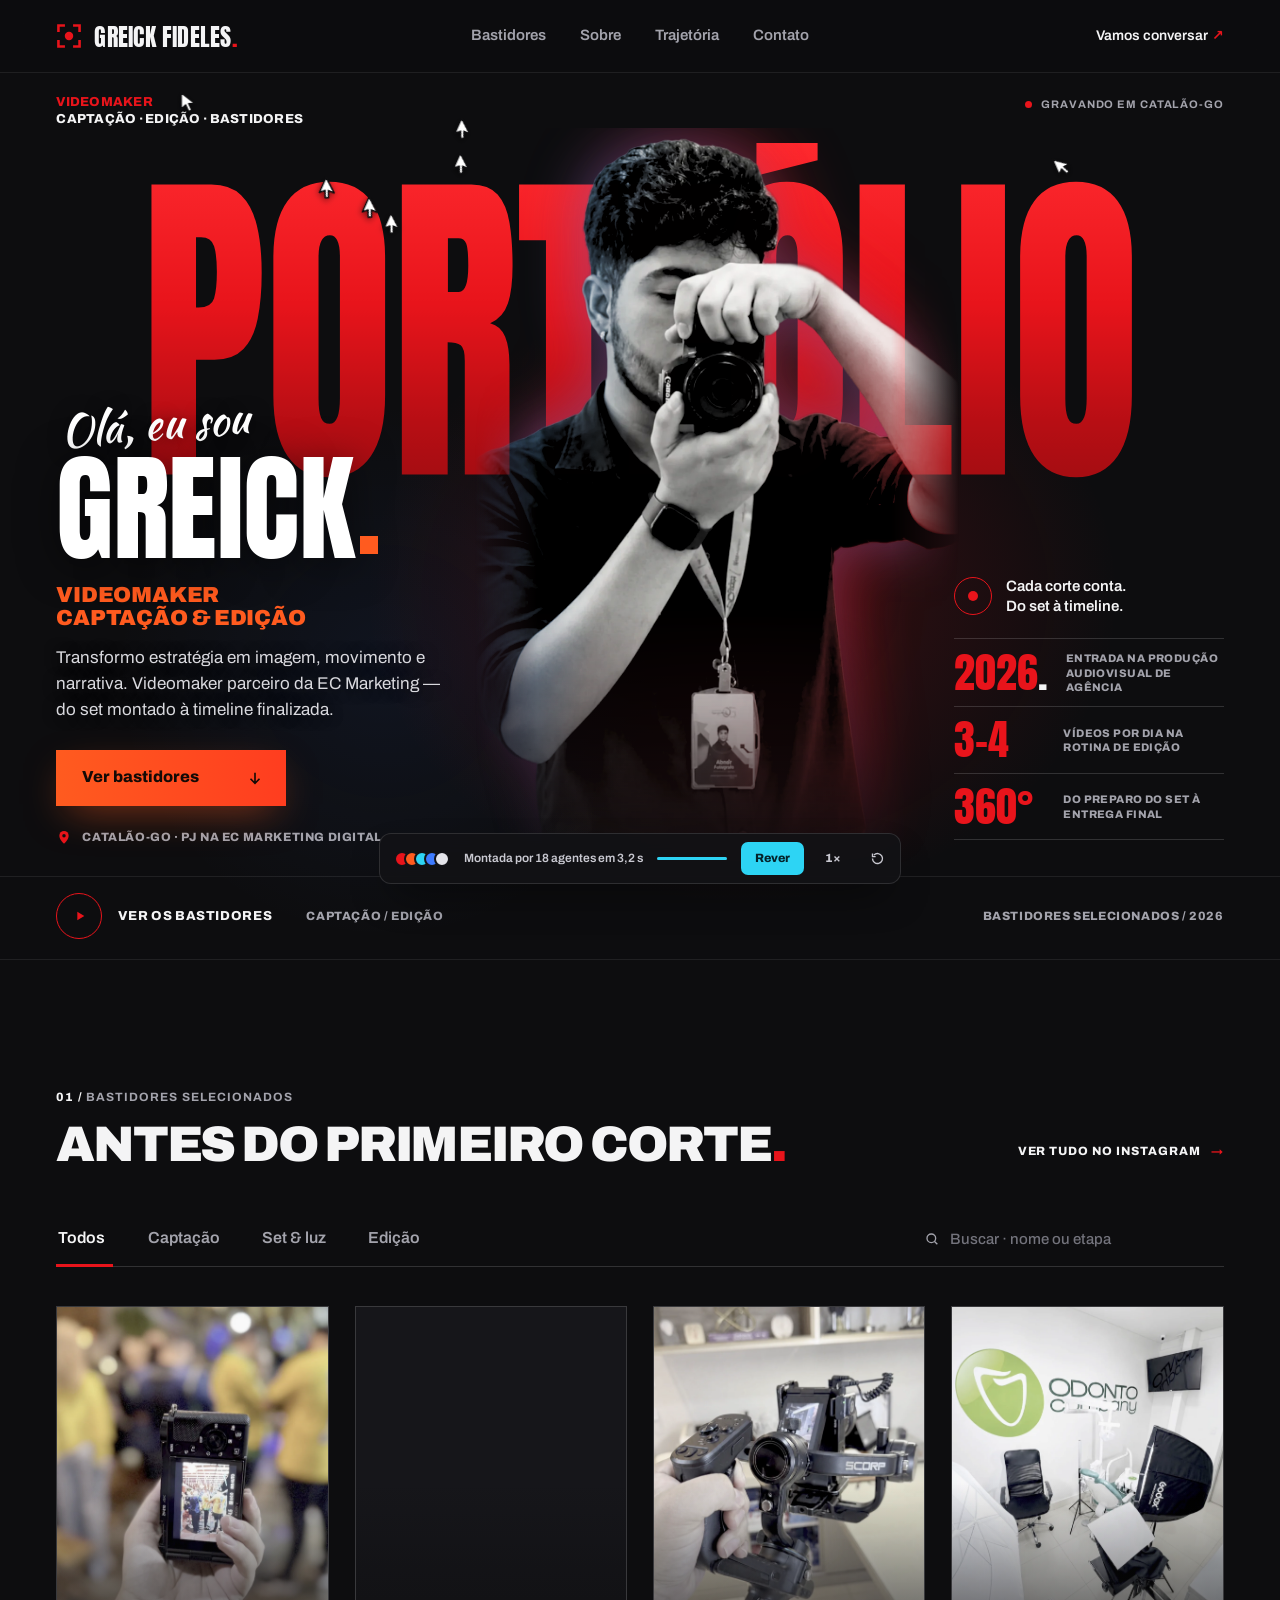
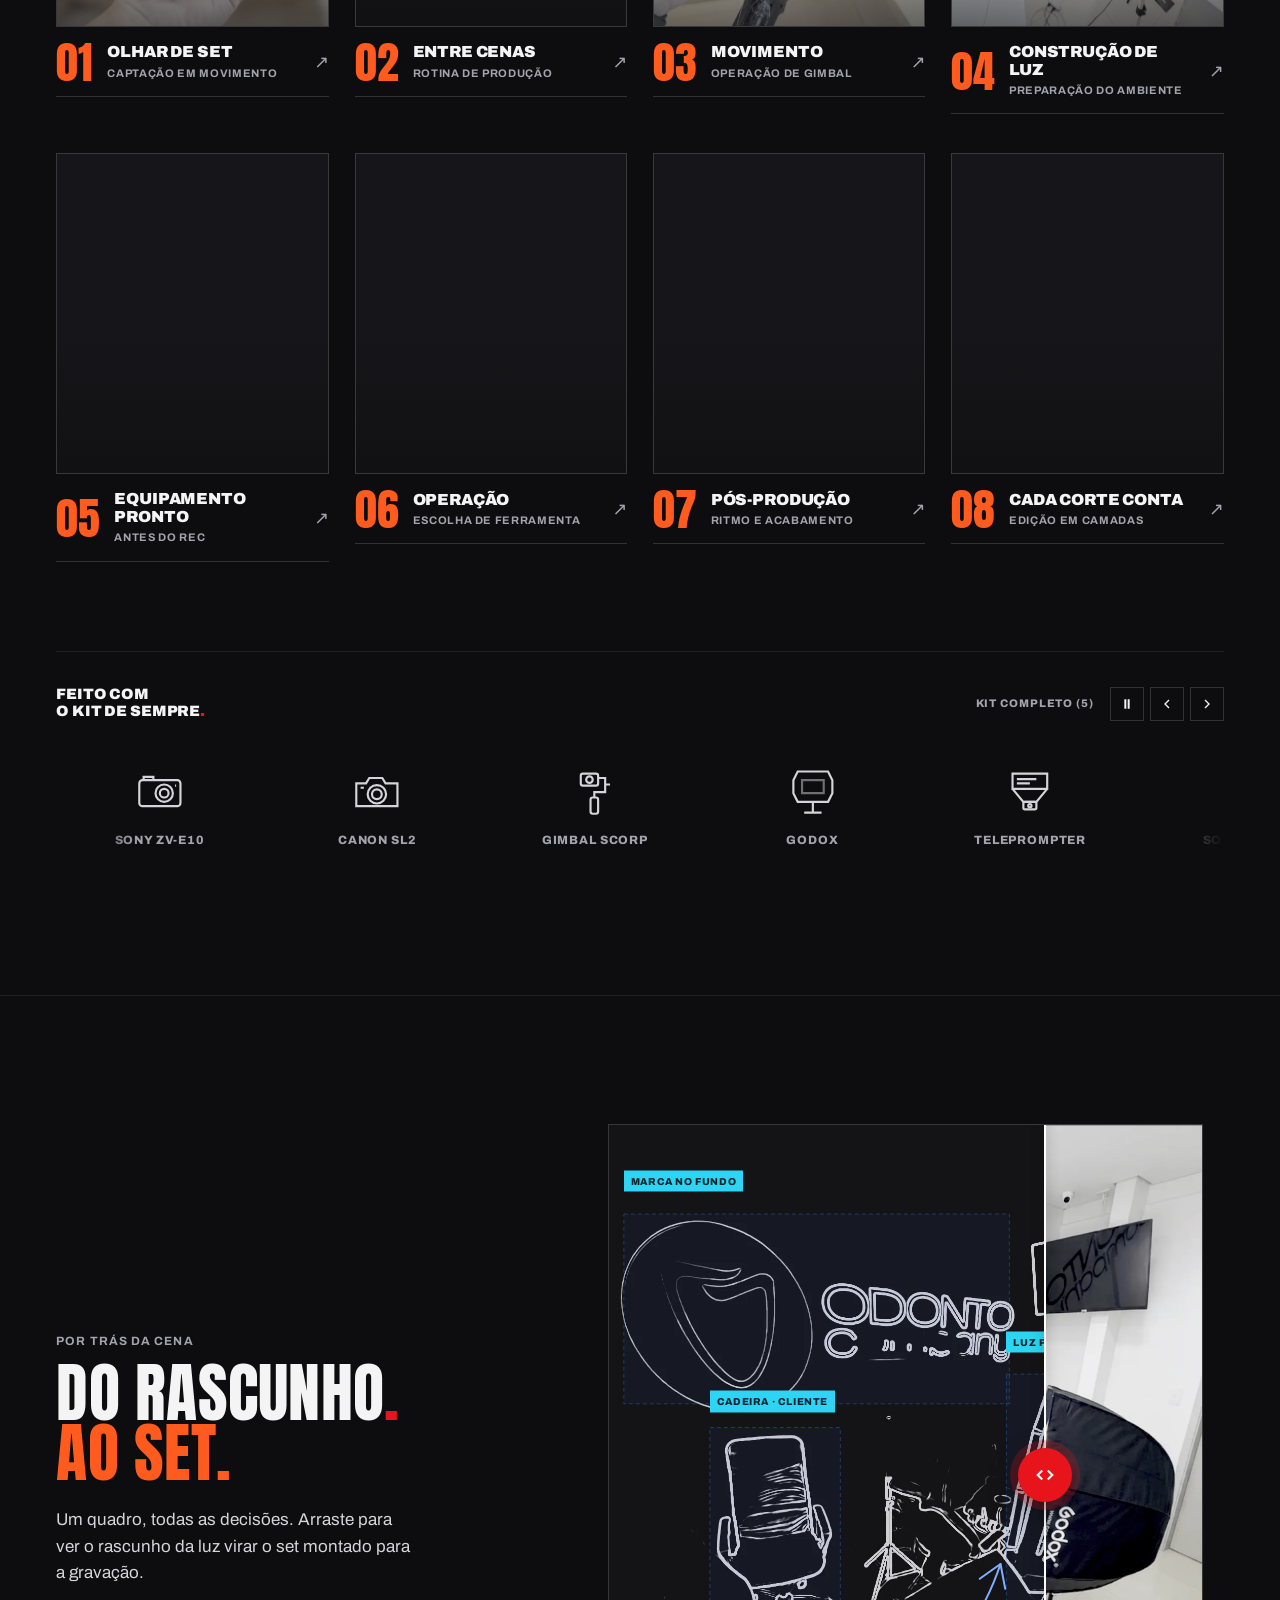
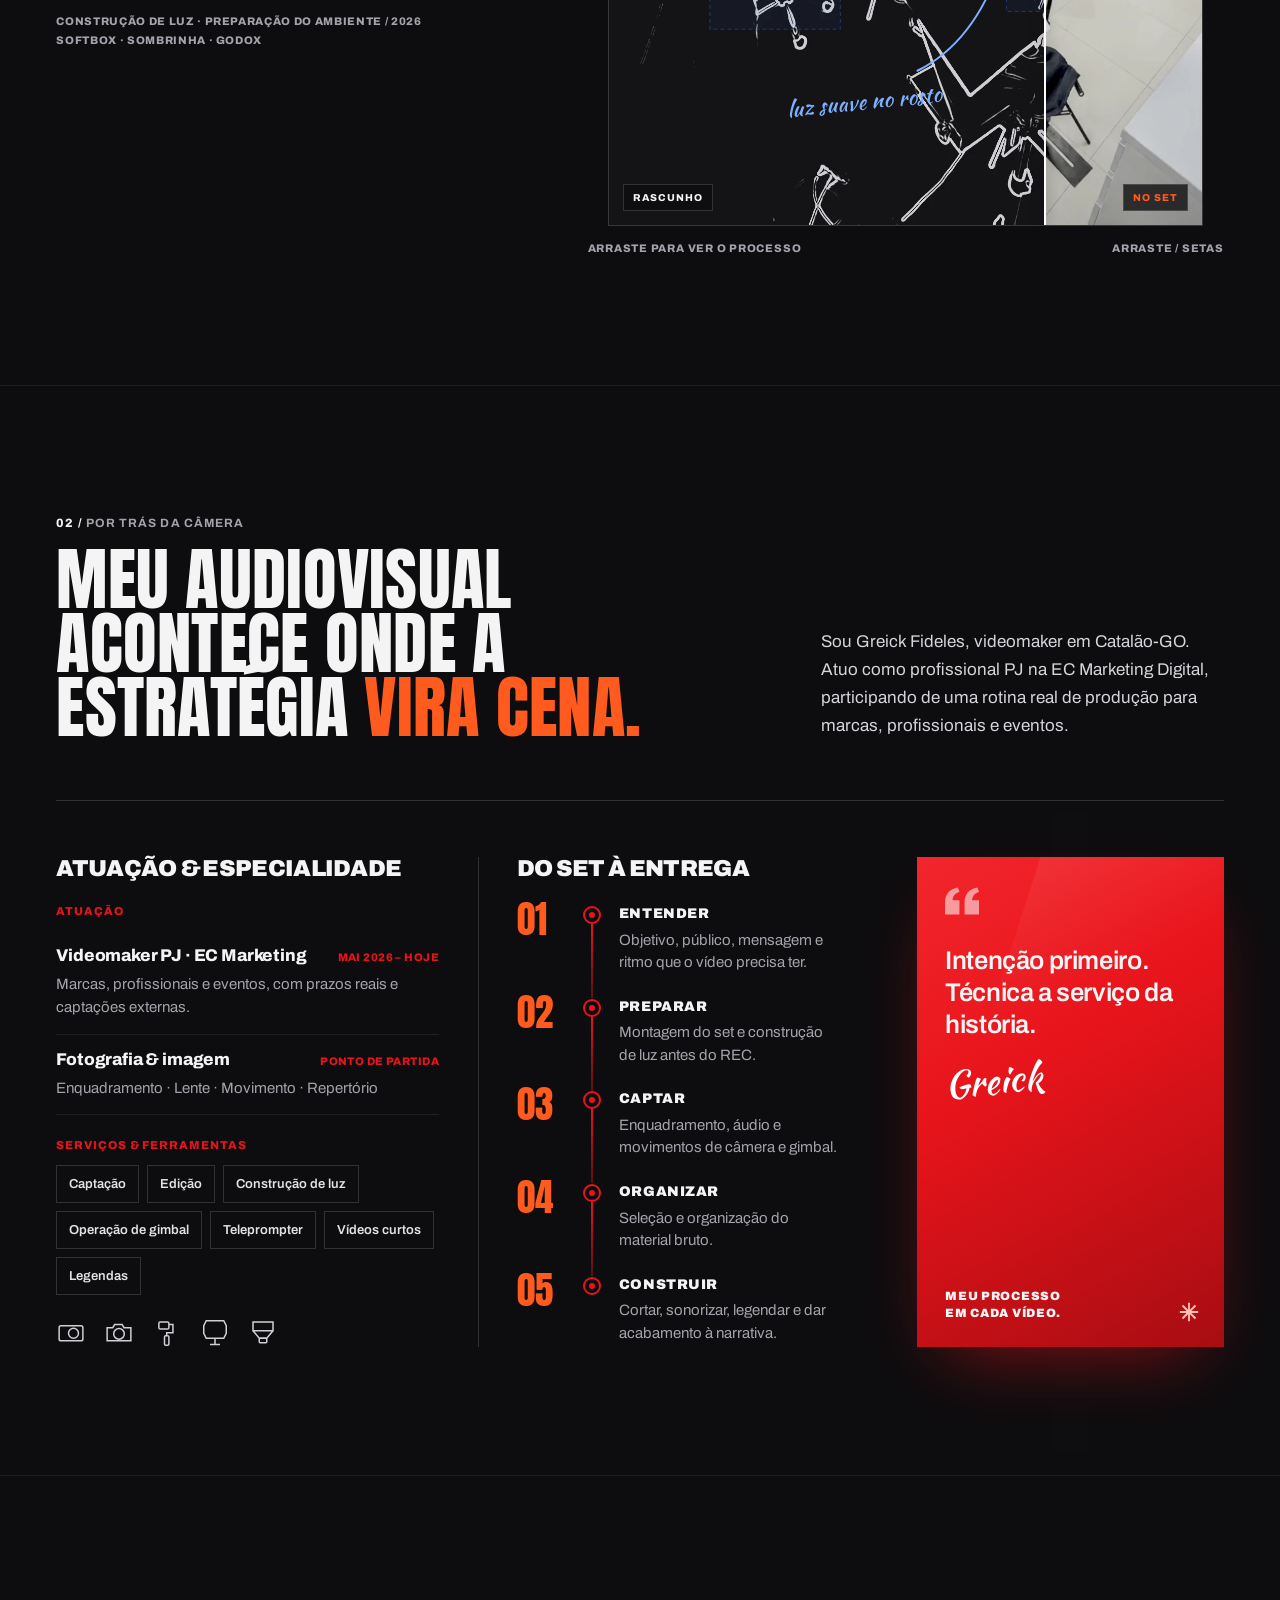
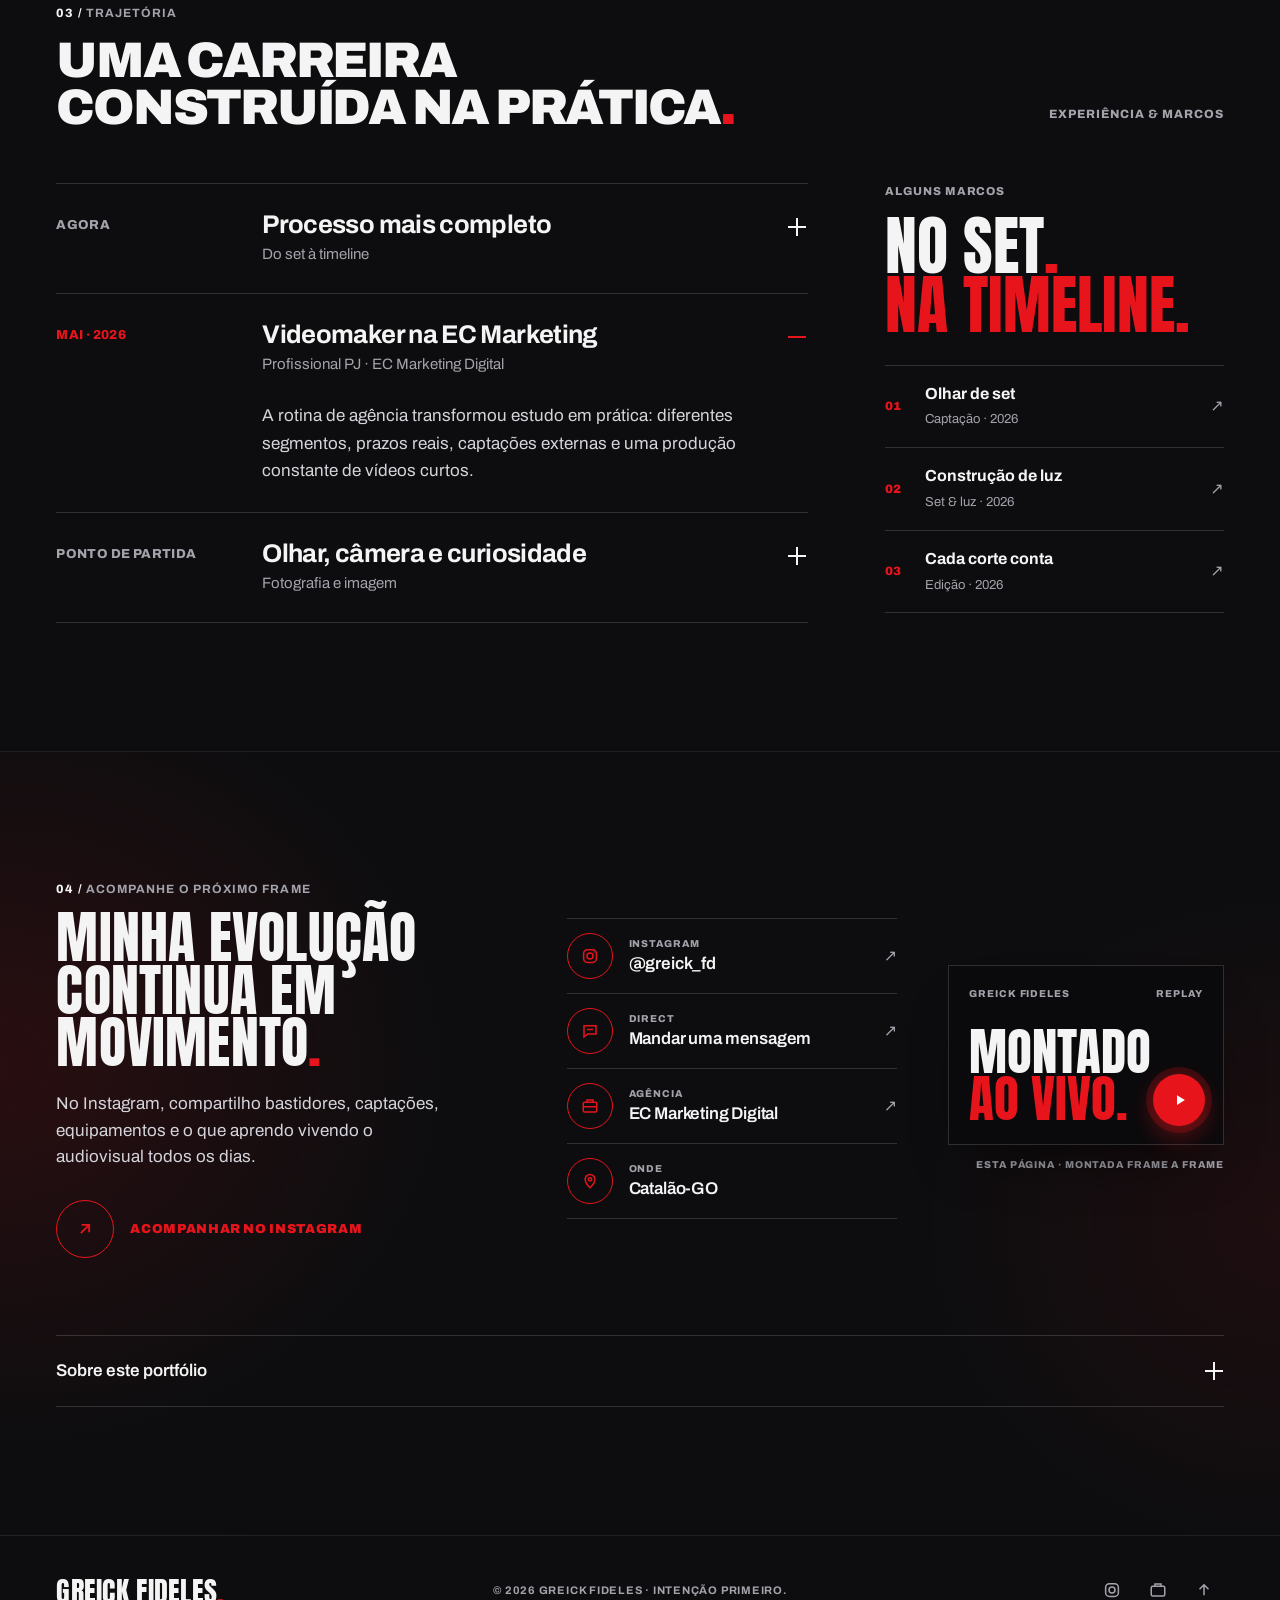
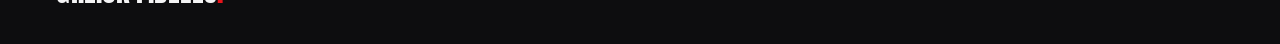
<file: index.html>
<!doctype html>
<html lang="pt-BR">
<head>
<meta charset="utf-8">
<meta name="viewport" content="width=device-width, initial-scale=1, viewport-fit=cover">
<title>Greick Fideles · Videomaker</title>
<meta name="description" content="Greick Fideles, videomaker em Catalão-GO. Captação, edição e bastidores do audiovisual na prática.">
<meta name="theme-color" content="#0D0D0F">
<meta property="og:type" content="website">
<meta property="og:title" content="Greick Fideles · Videomaker">
<meta property="og:description" content="Transformo estratégia em imagem, movimento e narrativa. Captação, edição e bastidores do audiovisual na prática.">
<meta property="og:locale" content="pt_BR">
<meta property="og:image" content="https://greick-fideles.github.io/img/og.jpg">
<meta name="twitter:card" content="summary_large_image">
<link rel="icon" href="data:image/svg+xml,%3Csvg xmlns='http://www.w3.org/2000/svg' viewBox='0 0 64 64'%3E%3Crect width='64' height='64' rx='12' fill='%230D0D0F'/%3E%3Cpath d='M12 24V12h12M40 12h12v12M52 40v12H40M24 52H12V40' fill='none' stroke='%23E8141B' stroke-width='5'/%3E%3Ccircle cx='32' cy='32' r='8' fill='%23E8141B'/%3E%3C/svg%3E">
<link rel="preconnect" href="https://fonts.googleapis.com">
<link rel="preconnect" href="https://fonts.gstatic.com" crossorigin>
<link rel="stylesheet" href="https://fonts.googleapis.com/css2?family=Anton&family=Archivo:wght@400;500;600;700;800;900&family=Kaushan+Script&display=swap">
<link rel="preload" as="image" href="img/retrato-recorte.webp">
<link rel="stylesheet" href="assets/site.css">
<script>document.documentElement.classList.add('js');</script>
</head>
<body>

<a class="skip" href="#conteudo">Pular para o conteúdo</a>

<!-- ============ CABEÇALHO ============ -->
<header class="hdr" data-hdr>
  <div class="wrap hdr__in">
    <a class="logo" href="#topo" data-b="logo" aria-label="Greick Fideles, início">
      <svg class="logo__mark" viewBox="0 0 32 32" aria-hidden="true"><path d="M3 11V3h8M21 3h8v8M29 21v8h-8M11 29H3v-8" fill="none" stroke="currentColor" stroke-width="3.2"/><circle cx="16" cy="16" r="5.2" fill="currentColor"/></svg>
      <span class="logo__txt">Greick Fideles<i>.</i></span>
    </a>
    <nav class="nav" aria-label="Seções" data-b="nav">
      <a href="#bastidores">Bastidores</a>
      <a href="#sobre">Sobre</a>
      <a href="#trajetoria">Trajetória</a>
      <a href="#contato">Contato</a>
    </nav>
    <a class="hdr__cta" href="https://www.instagram.com/greick_fd/" target="_blank" rel="noopener" data-b="link">Vamos conversar <span aria-hidden="true">↗</span></a>
    <button class="burger" type="button" aria-expanded="false" aria-controls="menu" aria-label="Abrir menu"><span></span><span></span></button>
  </div>
</header>

<div class="menu" id="menu" hidden>
  <nav class="wrap menu__list" aria-label="Menu">
    <a href="#bastidores"><small>01</small>Bastidores</a>
    <a href="#sobre"><small>02</small>Sobre</a>
    <a href="#trajetoria"><small>03</small>Trajetória</a>
    <a href="#contato"><small>04</small>Contato</a>
  </nav>
  <div class="wrap menu__foot">
    <span>Videomaker · Catalão-GO</span>
    <a href="https://www.instagram.com/greick_fd/" target="_blank" rel="noopener">@greick_fd ↗</a>
  </div>
</div>

<main id="conteudo">

  <!-- ============ HERO ============ -->
  <section class="hero" id="topo">
    <div class="wrap hero__top">
      <p class="hero__role" data-b="rótulo"><span>Videomaker</span><span>Captação · Edição · Bastidores</span></p>
      <p class="hero__status" data-b="status"><i class="rec" aria-hidden="true"></i>Gravando em Catalão-GO</p>
    </div>

    <div class="hero__stage">
      <div class="hero__word" aria-hidden="true" data-b="título · palavra" data-bk="type">Portfólio</div>

      <figure class="hero__portrait" data-b="img · retrato" data-bk="img">
        <img src="img/retrato-recorte.webp" width="1112" height="1718" alt="Greick Fideles fotografando com uma câmera Canon" fetchpriority="high" decoding="async">
        <span class="hero__tint" aria-hidden="true"></span>
      </figure>

      <div class="wrap hero__grid">
        <div class="hero__copy">
          <p class="hero__hello" data-b="script" data-bk="type">Olá, eu sou</p>
          <h1 class="hero__name" data-b="h1 · nome" data-bk="type">Greick<span class="sr"> Fideles, videomaker</span><span class="sq" aria-hidden="true"></span></h1>
          <p class="hero__sub" data-b="subtítulo" data-bk="type">Videomaker<br>Captação &amp; edição</p>
          <p class="hero__lead" data-b="texto">Transformo estratégia em imagem, movimento e narrativa. Videomaker parceiro da EC&nbsp;Marketing — do set montado à timeline finalizada.</p>
          <div class="hero__actions" data-b="botão">
            <a class="btn" href="#bastidores">Ver bastidores
              <svg viewBox="0 0 24 24" fill="none" stroke="currentColor" stroke-width="2.2" aria-hidden="true"><path d="M12 5v14M6 13l6 6 6-6"/></svg>
            </a>
          </div>
          <p class="hero__loc" data-b="local">
            <svg viewBox="0 0 24 24" aria-hidden="true"><path d="M12 22s7-6.2 7-12a7 7 0 1 0-14 0c0 5.8 7 12 7 12Z" fill="currentColor"/><circle cx="12" cy="10" r="2.6" fill="#0D0D0F"/></svg>
            Catalão-GO · PJ na EC Marketing Digital
          </p>
        </div>

        <div class="hero__side">
          <p class="hero__tag" data-b="destaque"><span class="hero__tagico" aria-hidden="true"><i></i></span><span>Cada corte conta.<br>Do set à timeline.</span></p>
          <ul class="hero__stats">
            <li data-b="número"><b>2026<i>.</i></b><span>Entrada na produção audiovisual de agência</span></li>
            <li data-b="número"><b>3–4</b><span>Vídeos por dia na rotina de edição</span></li>
            <li data-b="número"><b>360°</b><span>Do preparo do set à entrega final</span></li>
          </ul>
        </div>
      </div>
    </div>

    <div class="wrap hero__bar">
      <a class="play" href="#bastidores" data-b="play"><span class="play__ico" aria-hidden="true"><svg viewBox="0 0 24 24"><path d="M8 5.5v13l10.5-6.5z" fill="currentColor"/></svg></span>Ver os bastidores</a>
      <span class="hero__barlabel" data-b="rótulo">Captação / Edição</span>
      <span class="hero__sel" data-b="rótulo">Bastidores selecionados / 2026</span>
    </div>
  </section>

  <!-- ============ 01 BASTIDORES ============ -->
  <section class="sec" id="bastidores">
    <div class="wrap">
      <div class="sec__head">
        <div>
          <p class="eyebrow" data-b="rótulo"><b>01 /</b> Bastidores selecionados</p>
          <h2 class="h-wide" data-b="h2" data-bk="type">Antes do primeiro corte<i class="dot">.</i></h2>
        </div>
        <a class="link-arrow" href="https://www.instagram.com/greick_fd/" target="_blank" rel="noopener" data-b="link">Ver tudo no Instagram <span aria-hidden="true">→</span></a>
      </div>

      <div class="filters" data-b="filtros">
        <div class="tabs" role="tablist" aria-label="Filtrar bastidores">
          <button type="button" role="tab" aria-selected="true" data-filter="todos">Todos</button>
          <button type="button" role="tab" aria-selected="false" data-filter="captacao">Captação</button>
          <button type="button" role="tab" aria-selected="false" data-filter="set">Set &amp; luz</button>
          <button type="button" role="tab" aria-selected="false" data-filter="edicao">Edição</button>
        </div>
        <label class="search">
          <svg viewBox="0 0 24 24" fill="none" stroke="currentColor" stroke-width="2" aria-hidden="true"><circle cx="11" cy="11" r="6.5"/><path d="m20 20-4.2-4.2"/></svg>
          <span class="sr">Buscar nos bastidores</span>
          <input type="search" placeholder="Buscar · nome ou etapa" data-search autocomplete="off">
        </label>
      </div>

      <ul class="grid" data-grid>
        <li class="card" data-cat="captacao" data-b="card"><button class="card__btn" type="button" data-open="0" aria-label="Ampliar foto 1: Olhar de set">
          <span class="card__media"><img src="img/olhar-de-set.webp" width="1170" height="1380" alt="Mão segurando uma câmera Sony ZV-E10 durante a captação de um evento" loading="lazy" decoding="async"></span>
          <span class="card__cap"><b class="card__n">01</b><span class="card__t"><strong>Olhar de set</strong><small>Captação em movimento</small></span><span class="card__go" aria-hidden="true">↗</span></span>
        </button></li>
        <li class="card" data-cat="set" data-b="card"><button class="card__btn" type="button" data-open="1" aria-label="Ampliar foto 2: Entre cenas">
          <span class="card__media"><img src="img/entre-cenas.webp" width="1170" height="1380" alt="Greick em um consultório durante a rotina de uma produção" loading="lazy" decoding="async"></span>
          <span class="card__cap"><b class="card__n">02</b><span class="card__t"><strong>Entre cenas</strong><small>Rotina de produção</small></span><span class="card__go" aria-hidden="true">↗</span></span>
        </button></li>
        <li class="card" data-cat="captacao" data-b="card"><button class="card__btn" type="button" data-open="2" aria-label="Ampliar foto 3: Movimento">
          <span class="card__media"><img src="img/movimento.webp" width="1170" height="1380" alt="Gimbal com câmera montada sendo operado com uma mão" loading="lazy" decoding="async"></span>
          <span class="card__cap"><b class="card__n">03</b><span class="card__t"><strong>Movimento</strong><small>Operação de gimbal</small></span><span class="card__go" aria-hidden="true">↗</span></span>
        </button></li>
        <li class="card" data-cat="set" data-b="card"><button class="card__btn" type="button" data-open="3" aria-label="Ampliar foto 4: Construção de luz">
          <span class="card__media"><img src="img/construcao-de-luz.webp" width="1170" height="1380" alt="Set de luz montado em um consultório odontológico, com softbox e sombrinhas" loading="lazy" decoding="async"></span>
          <span class="card__cap"><b class="card__n">04</b><span class="card__t"><strong>Construção de luz</strong><small>Preparação do ambiente</small></span><span class="card__go" aria-hidden="true">↗</span></span>
        </button></li>
        <li class="card" data-cat="set" data-b="card"><button class="card__btn" type="button" data-open="4" aria-label="Ampliar foto 5: Equipamento pronto">
          <span class="card__media"><img src="img/equipamento-pronto.webp" width="1170" height="1380" alt="Câmera Canon, gimbal e teleprompter prontos sobre a mesa" loading="lazy" decoding="async"></span>
          <span class="card__cap"><b class="card__n">05</b><span class="card__t"><strong>Equipamento pronto</strong><small>Antes do REC</small></span><span class="card__go" aria-hidden="true">↗</span></span>
        </button></li>
        <li class="card" data-cat="captacao" data-b="card"><button class="card__btn" type="button" data-open="5" aria-label="Ampliar foto 6: Operação">
          <span class="card__media"><img src="img/operacao.webp" width="1170" height="1380" alt="Gimbal com câmera Sony ao lado de uma câmera Canon na mão, diante de uma parede xadrez" loading="lazy" decoding="async"></span>
          <span class="card__cap"><b class="card__n">06</b><span class="card__t"><strong>Operação</strong><small>Escolha de ferramenta</small></span><span class="card__go" aria-hidden="true">↗</span></span>
        </button></li>
        <li class="card" data-cat="edicao" data-b="card"><button class="card__btn" type="button" data-open="6" aria-label="Ampliar foto 7: Pós-produção">
          <span class="card__media"><img src="img/pos-producao.webp" width="1170" height="1380" alt="Monitor e notebook com a edição de um vídeo aberta" loading="lazy" decoding="async"></span>
          <span class="card__cap"><b class="card__n">07</b><span class="card__t"><strong>Pós-produção</strong><small>Ritmo e acabamento</small></span><span class="card__go" aria-hidden="true">↗</span></span>
        </button></li>
        <li class="card" data-cat="edicao" data-b="card"><button class="card__btn" type="button" data-open="7" aria-label="Ampliar foto 8: Cada corte conta">
          <span class="card__media"><img src="img/cada-corte-conta.webp" width="1170" height="1380" alt="Monitor com a linha do tempo de uma edição em camadas" loading="lazy" decoding="async"></span>
          <span class="card__cap"><b class="card__n">08</b><span class="card__t"><strong>Cada corte conta</strong><small>Edição em camadas</small></span><span class="card__go" aria-hidden="true">↗</span></span>
        </button></li>
      </ul>
      <p class="grid__empty" data-empty hidden>Nada encontrado. Tente “luz”, “gimbal” ou “edição”.</p>

      <!-- Kit -->
      <div class="kit">
        <div class="kit__head">
          <p class="kit__title" data-b="rótulo">Feito com<br>o kit de sempre<i class="dot">.</i></p>
          <div class="kit__ctrl" data-b="controles">
            <span>Kit completo (5)</span>
            <button type="button" data-kit-pause aria-label="Pausar" aria-pressed="false"><svg viewBox="0 0 24 24" aria-hidden="true"><path d="M8 5h3v14H8zM13 5h3v14h-3z" fill="currentColor"/></svg></button>
            <button type="button" data-kit-prev aria-label="Anterior"><svg viewBox="0 0 24 24" fill="none" stroke="currentColor" stroke-width="2" aria-hidden="true"><path d="m15 6-6 6 6 6"/></svg></button>
            <button type="button" data-kit-next aria-label="Próximo"><svg viewBox="0 0 24 24" fill="none" stroke="currentColor" stroke-width="2" aria-hidden="true"><path d="m9 6 6 6-6 6"/></svg></button>
          </div>
        </div>
        <div class="kit__view" data-b="faixa · kit" data-kit>
          <ul class="kit__track" data-kit-track>
            <li class="kit__item"><svg viewBox="0 0 48 48" fill="none" stroke="currentColor" stroke-width="2" aria-hidden="true"><rect x="5" y="14" width="38" height="24" rx="3"/><circle cx="28" cy="26" r="8"/><circle cx="28" cy="26" r="4"/><path d="M9 14v-3h9v3M38 19h1"/></svg><span>Sony ZV-E10</span></li>
            <li class="kit__item"><svg viewBox="0 0 48 48" fill="none" stroke="currentColor" stroke-width="2" aria-hidden="true"><path d="M5 17h9l3-5h12l3 5h11v21H5z"/><circle cx="24" cy="27" r="8.5"/><circle cx="24" cy="27" r="4.5"/><path d="M9 21h3"/></svg><span>Canon SL2</span></li>
            <li class="kit__item"><svg viewBox="0 0 48 48" fill="none" stroke="currentColor" stroke-width="2" aria-hidden="true"><rect x="20" y="30" width="7" height="15" rx="2"/><path d="M23.5 30v-5h10V12h-6"/><rect x="11" y="8" width="16" height="11" rx="2"/><circle cx="19" cy="13.5" r="3"/><path d="M33.5 18H38"/></svg><span>Gimbal Scorp</span></li>
            <li class="kit__item"><svg viewBox="0 0 48 48" fill="none" stroke="currentColor" stroke-width="2" aria-hidden="true"><path d="M10 6h28l4 8v12l-4 8H10l-4-8V14z"/><path d="M24 34v10M16 44h16"/><path d="M14 14h20v12H14z" opacity=".5"/></svg><span>Godox</span></li>
            <li class="kit__item"><svg viewBox="0 0 48 48" fill="none" stroke="currentColor" stroke-width="2" aria-hidden="true"><path d="M8 8h32v14H8z"/><path d="M12 13h18M12 17h12"/><path d="M8 22 18 34h12l10-12"/><rect x="18" y="34" width="12" height="7" rx="1.5"/><circle cx="24" cy="37.5" r="1.5"/></svg><span>Teleprompter</span></li>
          </ul>
        </div>
      </div>
    </div>
  </section>

  <!-- ============ DO RASCUNHO AO SET ============ -->
  <section class="sec sec--draft" id="rascunho">
    <div class="wrap draft">
      <div class="draft__copy">
        <p class="eyebrow" data-b="rótulo">Por trás da cena</p>
        <h2 class="h-cond" data-b="h2" data-bk="type">Do rascunho<i class="dot">.</i><br><span class="org">Ao set.</span></h2>
        <p class="draft__lead" data-b="texto">Um quadro, todas as decisões. Arraste para ver o rascunho da luz virar o set montado para a gravação.</p>
        <p class="draft__meta" data-b="meta">Construção de luz · Preparação do ambiente / 2026<br>Softbox · Sombrinha · Godox</p>
      </div>

      <div class="draft__right">
        <div class="cmp" data-cmp style="--x:56%" data-b="img · comparador" data-bk="img">
          <img class="cmp__sketch" src="img/construcao-de-luz-rascunho.webp" width="1170" height="1380" alt="" loading="lazy" decoding="async">
          <svg class="cmp__notes" viewBox="0 0 100 118" preserveAspectRatio="none" aria-hidden="true">
            <rect x="2.5" y="15" width="65" height="32" />
            <rect x="17" y="51" width="22" height="34" />
            <rect x="67" y="42" width="30" height="40" />
          </svg>
          <span class="cmp__label" style="left:2.5%;top:9.5%">Marca no fundo</span>
          <span class="cmp__label" style="left:17%;top:41%">Cadeira · cliente</span>
          <span class="cmp__label" style="left:67%;top:32.5%">Luz principal</span>
          <span class="cmp__hand" style="left:30%;top:80%">luz suave no rosto</span>
          <svg class="cmp__arrow" viewBox="0 0 100 118" preserveAspectRatio="none" aria-hidden="true"><path d="M52 92 C 60 88, 64 80, 66 74" /><path d="M62.5 76.5 66 74 66.8 78.2"/></svg>
          <div class="cmp__real"><img src="img/construcao-de-luz.webp" width="1170" height="1380" alt="Set de luz montado em um consultório, com softbox Godox e sombrinha" loading="lazy" decoding="async"></div>
          <span class="cmp__tag cmp__tag--l">Rascunho</span>
          <span class="cmp__tag cmp__tag--r">No set</span>
          <div class="cmp__line" aria-hidden="true"><span class="cmp__knob"><svg viewBox="0 0 24 24" fill="none" stroke="currentColor" stroke-width="2.2"><path d="m9 7-5 5 5 5M15 7l5 5-5 5"/></svg></span></div>
          <input class="cmp__range" type="range" min="0" max="100" value="56" aria-label="Comparar rascunho e set montado" data-cmp-range>
        </div>
        <div class="draft__foot" data-b="legenda"><span>Arraste para ver o processo</span><span>Arraste / setas</span></div>
      </div>
    </div>
  </section>

  <!-- ============ 02 SOBRE ============ -->
  <section class="sec" id="sobre">
    <div class="wrap">
      <div class="about__top">
        <div>
          <p class="eyebrow" data-b="rótulo"><b>02 /</b> Por trás da câmera</p>
          <h2 class="h-cond about__title" data-b="h2" data-bk="type">Meu audiovisual<br>acontece onde a<br>estratégia <span class="org">vira cena.</span></h2>
        </div>
        <p class="about__intro" data-b="texto">Sou Greick Fideles, videomaker em Catalão-GO. Atuo como profissional PJ na EC Marketing Digital, participando de uma rotina real de produção para marcas, profissionais e eventos.</p>
      </div>

      <div class="about__cols">
        <div class="about__col">
          <h3 class="col-title" data-b="h3" data-bk="type">Atuação &amp; especialidade</h3>
          <p class="mini" data-b="rótulo">Atuação</p>
          <div class="role" data-b="item">
            <p class="role__row"><strong>Videomaker PJ · EC Marketing</strong><span>Mai 2026 – hoje</span></p>
            <p class="role__txt">Marcas, profissionais e eventos, com prazos reais e captações externas.</p>
          </div>
          <div class="role" data-b="item">
            <p class="role__row"><strong>Fotografia &amp; imagem</strong><span>Ponto de partida</span></p>
            <p class="role__txt">Enquadramento · Lente · Movimento · Repertório</p>
          </div>
          <p class="mini" data-b="rótulo">Serviços &amp; ferramentas</p>
          <ul class="chips" data-b="chips">
            <li>Captação</li><li>Edição</li><li>Construção de luz</li><li>Operação de gimbal</li><li>Teleprompter</li><li>Vídeos curtos</li><li>Legendas</li>
          </ul>
          <ul class="gear-ico" data-b="ícones" aria-label="Equipamentos">
            <li title="Sony ZV-E10"><svg viewBox="0 0 48 48" fill="none" stroke="currentColor" stroke-width="2.4" aria-hidden="true"><rect x="5" y="14" width="38" height="24" rx="3"/><circle cx="28" cy="26" r="8"/></svg><span class="sr">Sony ZV-E10</span></li>
            <li title="Canon SL2"><svg viewBox="0 0 48 48" fill="none" stroke="currentColor" stroke-width="2.4" aria-hidden="true"><path d="M5 17h9l3-5h12l3 5h11v21H5z"/><circle cx="24" cy="27" r="8.5"/></svg><span class="sr">Canon SL2</span></li>
            <li title="Gimbal Scorp"><svg viewBox="0 0 48 48" fill="none" stroke="currentColor" stroke-width="2.4" aria-hidden="true"><rect x="20" y="30" width="7" height="15" rx="2"/><path d="M23.5 30v-5h10V12h-6"/><rect x="11" y="8" width="16" height="11" rx="2"/></svg><span class="sr">Gimbal Scorp</span></li>
            <li title="Godox"><svg viewBox="0 0 48 48" fill="none" stroke="currentColor" stroke-width="2.4" aria-hidden="true"><path d="M10 6h28l4 8v12l-4 8H10l-4-8V14z"/><path d="M24 34v10M16 44h16"/></svg><span class="sr">Godox</span></li>
            <li title="Teleprompter"><svg viewBox="0 0 48 48" fill="none" stroke="currentColor" stroke-width="2.4" aria-hidden="true"><path d="M8 8h32v14H8zM8 22 18 34h12l10-12"/><rect x="18" y="34" width="12" height="7" rx="1.5"/></svg><span class="sr">Teleprompter</span></li>
          </ul>
        </div>

        <div class="about__col">
          <h3 class="col-title" data-b="h3" data-bk="type">Do set à entrega</h3>
          <ol class="steps">
            <li data-b="etapa"><b>01</b><span class="steps__node" aria-hidden="true"></span><div><strong>Entender</strong><p>Objetivo, público, mensagem e ritmo que o vídeo precisa ter.</p></div></li>
            <li data-b="etapa"><b>02</b><span class="steps__node" aria-hidden="true"></span><div><strong>Preparar</strong><p>Montagem do set e construção de luz antes do REC.</p></div></li>
            <li data-b="etapa"><b>03</b><span class="steps__node" aria-hidden="true"></span><div><strong>Captar</strong><p>Enquadramento, áudio e movimentos de câmera e gimbal.</p></div></li>
            <li data-b="etapa"><b>04</b><span class="steps__node" aria-hidden="true"></span><div><strong>Organizar</strong><p>Seleção e organização do material bruto.</p></div></li>
            <li data-b="etapa"><b>05</b><span class="steps__node" aria-hidden="true"></span><div><strong>Construir</strong><p>Cortar, sonorizar, legendar e dar acabamento à narrativa.</p></div></li>
          </ol>
        </div>

        <figure class="quote" data-b="card · citação">
          <svg class="quote__mark" viewBox="0 0 40 32" aria-hidden="true"><path d="M0 32V18C0 8 5 2 15 0l2 5c-5 2-8 5-8 10h8v17zm23 0V18c0-10 5-16 15-18l2 5c-5 2-8 5-8 10h8v17z" fill="currentColor"/></svg>
          <blockquote><p>Intenção primeiro. Técnica a serviço da história.</p></blockquote>
          <figcaption class="quote__sign">Greick</figcaption>
          <p class="quote__foot">Meu processo<br>em cada vídeo.</p>
          <svg class="quote__star" viewBox="0 0 24 24" aria-hidden="true"><path d="M12 2v20M2 12h20M4.9 4.9l14.2 14.2M19.1 4.9 4.9 19.1" stroke="currentColor" stroke-width="2"/></svg>
        </figure>
      </div>
    </div>
  </section>

  <!-- ============ 03 TRAJETÓRIA ============ -->
  <section class="sec" id="trajetoria">
    <div class="wrap">
      <div class="sec__head">
        <div>
          <p class="eyebrow" data-b="rótulo"><b>03 /</b> Trajetória</p>
          <h2 class="h-wide" data-b="h2" data-bk="type">Uma carreira construída na prática<i class="dot">.</i></h2>
        </div>
        <p class="sec__side" data-b="rótulo">Experiência &amp; marcos</p>
      </div>

      <div class="traj">
        <ol class="acc" data-acc>
          <li class="acc__item" data-b="item">
            <button class="acc__btn" type="button" aria-expanded="false">
              <span class="acc__when">Agora</span>
              <span class="acc__what"><strong>Processo mais completo</strong><small>Do set à timeline</small></span>
              <span class="acc__ico" aria-hidden="true"></span>
            </button>
            <div class="acc__panel"><div><p>Hoje, penso a imagem do set à timeline: luz, enquadramento, estabilização, ritmo, legendas e acabamento trabalhando juntos.</p></div></div>
          </li>
          <li class="acc__item is-open" data-b="item">
            <button class="acc__btn" type="button" aria-expanded="true">
              <span class="acc__when">Mai · 2026</span>
              <span class="acc__what"><strong>Videomaker na EC Marketing</strong><small>Profissional PJ · EC Marketing Digital</small></span>
              <span class="acc__ico" aria-hidden="true"></span>
            </button>
            <div class="acc__panel"><div><p>A rotina de agência transformou estudo em prática: diferentes segmentos, prazos reais, captações externas e uma produção constante de vídeos curtos.</p></div></div>
          </li>
          <li class="acc__item" data-b="item">
            <button class="acc__btn" type="button" aria-expanded="false">
              <span class="acc__when">Ponto de partida</span>
              <span class="acc__what"><strong>Olhar, câmera e curiosidade</strong><small>Fotografia e imagem</small></span>
              <span class="acc__ico" aria-hidden="true"></span>
            </button>
            <div class="acc__panel"><div><p>A fotografia e o interesse por imagem abriram o caminho. Cada teste de enquadramento, lente e movimento virou repertório.</p></div></div>
          </li>
        </ol>

        <aside class="marks">
          <p class="mini mini--mut" data-b="rótulo">Alguns marcos</p>
          <p class="marks__big" data-b="título" data-bk="type">No set<i class="dot">.</i><br><span>Na timeline.</span></p>
          <ul class="marks__list">
            <li data-b="item"><button type="button" data-open="0"><b>01</b><span><strong>Olhar de set</strong><small>Captação · 2026</small></span><i aria-hidden="true">↗</i></button></li>
            <li data-b="item"><button type="button" data-open="3"><b>02</b><span><strong>Construção de luz</strong><small>Set &amp; luz · 2026</small></span><i aria-hidden="true">↗</i></button></li>
            <li data-b="item"><button type="button" data-open="7"><b>03</b><span><strong>Cada corte conta</strong><small>Edição · 2026</small></span><i aria-hidden="true">↗</i></button></li>
          </ul>
        </aside>
      </div>
    </div>
  </section>

  <!-- ============ 04 CONTATO ============ -->
  <section class="sec sec--contact" id="contato">
    <div class="wrap">
      <div class="contact">
        <div class="contact__copy">
          <p class="eyebrow" data-b="rótulo"><b>04 /</b> Acompanhe o próximo frame</p>
          <h2 class="h-cond" data-b="h2" data-bk="type">Minha evolução<br>continua em<br>movimento<i class="dot">.</i></h2>
          <p class="contact__lead" data-b="texto">No Instagram, compartilho bastidores, captações, equipamentos e o que aprendo vivendo o audiovisual todos os dias.</p>
          <a class="circle-link" href="https://www.instagram.com/greick_fd/" target="_blank" rel="noopener" data-b="botão"><span class="circle-link__ico" aria-hidden="true"><svg viewBox="0 0 24 24" fill="none" stroke="currentColor" stroke-width="2.2"><path d="M7 17 17 7M8 7h9v9"/></svg></span>Acompanhar no Instagram</a>
        </div>

        <ul class="channels">
          <li data-b="canal"><a href="https://www.instagram.com/greick_fd/" target="_blank" rel="noopener">
            <span class="channels__ico" aria-hidden="true"><svg viewBox="0 0 24 24" fill="none" stroke="currentColor" stroke-width="2"><rect x="3.5" y="3.5" width="17" height="17" rx="5"/><circle cx="12" cy="12" r="4"/><circle cx="17.2" cy="6.8" r="1" fill="currentColor" stroke="none"/></svg></span>
            <span class="channels__t"><small>Instagram</small>@greick_fd</span><i aria-hidden="true">↗</i></a></li>
          <li data-b="canal"><a href="https://ig.me/m/greick_fd" target="_blank" rel="noopener">
            <span class="channels__ico" aria-hidden="true"><svg viewBox="0 0 24 24" fill="none" stroke="currentColor" stroke-width="2"><path d="M4 5h16v11H9l-5 4z"/><path d="M8 10h8"/></svg></span>
            <span class="channels__t"><small>Direct</small>Mandar uma mensagem</span><i aria-hidden="true">↗</i></a></li>
          <li data-b="canal"><a href="https://www.instagram.com/agenciaecmarketing/" target="_blank" rel="noopener">
            <span class="channels__ico" aria-hidden="true"><svg viewBox="0 0 24 24" fill="none" stroke="currentColor" stroke-width="2"><rect x="3" y="7" width="18" height="13" rx="2"/><path d="M8 7V4h8v3M3 13h18"/></svg></span>
            <span class="channels__t"><small>Agência</small>EC Marketing Digital</span><i aria-hidden="true">↗</i></a></li>
          <li data-b="canal"><div>
            <span class="channels__ico" aria-hidden="true"><svg viewBox="0 0 24 24" fill="none" stroke="currentColor" stroke-width="2"><path d="M12 21s6.5-5.8 6.5-11.2a6.5 6.5 0 1 0-13 0C5.5 15.2 12 21 12 21Z"/><circle cx="12" cy="9.8" r="2.3"/></svg></span>
            <span class="channels__t"><small>Onde</small>Catalão-GO</span></div></li>
        </ul>

        <div class="replay" data-b="card · replay">
          <div class="replay__card">
            <p class="replay__top"><span>Greick Fideles</span><span>Replay</span></p>
            <p class="replay__big">Montado<br><span>ao vivo.</span></p>
            <button class="replay__btn" type="button" data-replay aria-label="Assistir a página se montar de novo"><svg viewBox="0 0 24 24" aria-hidden="true"><path d="M8 5.5v13l10.5-6.5z" fill="currentColor"/></svg></button>
          </div>
          <p class="replay__cap">Esta página · montada frame a frame</p>
        </div>
      </div>

      <details class="more" data-b="linha">
        <summary>Sobre este portfólio<span class="more__ico" aria-hidden="true"></span></summary>
        <p>Este site se monta na sua frente, camada por camada, como um vídeo ganhando forma na timeline. Aperte o play no cartão “Montado ao vivo” para assistir de novo — ou use o botão “Pular” na barra de montagem.</p>
      </details>
    </div>
  </section>
</main>

<!-- ============ RODAPÉ ============ -->
<footer class="ftr">
  <div class="wrap ftr__in">
    <a class="logo logo--ftr" href="#topo" data-b="logo"><span class="logo__txt">Greick Fideles<i>.</i></span></a>
    <p class="ftr__copy" data-b="texto">© 2026 Greick Fideles · Intenção primeiro.</p>
    <div class="ftr__icons" data-b="ícones">
      <a href="https://www.instagram.com/greick_fd/" target="_blank" rel="noopener" aria-label="Instagram"><svg viewBox="0 0 24 24" fill="none" stroke="currentColor" stroke-width="2"><rect x="3.5" y="3.5" width="17" height="17" rx="5"/><circle cx="12" cy="12" r="4"/></svg></a>
      <a href="https://www.instagram.com/agenciaecmarketing/" target="_blank" rel="noopener" aria-label="EC Marketing no Instagram"><svg viewBox="0 0 24 24" fill="none" stroke="currentColor" stroke-width="2"><rect x="3" y="7" width="18" height="13" rx="2"/><path d="M8 7V4h8v3"/></svg></a>
      <a href="#topo" aria-label="Voltar ao topo"><svg viewBox="0 0 24 24" fill="none" stroke="currentColor" stroke-width="2"><path d="M12 19V5M6 11l6-6 6 6"/></svg></a>
    </div>
  </div>
</footer>

<!-- Lightbox -->
<div class="lb" role="dialog" aria-modal="true" aria-label="Foto ampliada" hidden data-lb>
  <div class="lb__bar"><span data-lb-count>01 / 08</span><button class="lb__close" type="button" data-lb-close>Fechar
    <svg width="14" height="14" viewBox="0 0 24 24" fill="none" stroke="currentColor" stroke-width="2" aria-hidden="true"><path d="M6 6l12 12M18 6 6 18"/></svg></button></div>
  <div class="lb__stage" data-lb-stage><img alt="" data-lb-img></div>
  <div class="lb__foot">
    <div class="lb__cap"><b data-lb-n>01</b><span><strong data-lb-title></strong><small data-lb-tag></small></span></div>
    <div class="lb__arrows">
      <button type="button" data-lb-prev aria-label="Foto anterior"><svg viewBox="0 0 24 24" fill="none" stroke="currentColor" stroke-width="2"><path d="M19 12H5M11 6l-6 6 6 6"/></svg></button>
      <button type="button" data-lb-next aria-label="Próxima foto"><svg viewBox="0 0 24 24" fill="none" stroke="currentColor" stroke-width="2"><path d="M5 12h14M13 6l6 6-6 6"/></svg></button>
    </div>
  </div>
</div>

<!-- Montagem ao vivo: camadas, agentes e barra de status -->
<div class="bx-layer" aria-hidden="true" data-bx-layer></div>
<div class="ag-layer" aria-hidden="true" data-ag-layer></div>
<div class="scan" aria-hidden="true" data-scan>
  <svg viewBox="0 0 32 32"><path d="M3 11V3h8M21 3h8v8M29 21v8h-8M11 29H3v-8" fill="none" stroke="currentColor" stroke-width="3.2"/><circle cx="16" cy="16" r="5.2" fill="currentColor"/></svg>
</div>
<div class="hud" data-hud hidden>
  <span class="hud__dots" aria-hidden="true"><i></i><i></i><i></i><i></i><i></i></span>
  <span class="hud__msg" data-hud-msg>Escaneando a página…</span>
  <span class="hud__stats" data-hud-stats><span><b data-hud-agents>0</b> agentes</span><span><b data-hud-done>0</b> / <span data-hud-total>0</span> camadas</span></span>
  <span class="hud__bar" aria-hidden="true"><i data-hud-bar></i></span>
  <button class="hud__btn" type="button" data-hud-skip>Pular</button>
  <button class="hud__mini" type="button" data-hud-speed aria-label="Velocidade da montagem">1×</button>
  <button class="hud__mini" type="button" data-hud-replay aria-label="Montar de novo"><svg viewBox="0 0 24 24" fill="none" stroke="currentColor" stroke-width="2.2" aria-hidden="true"><path d="M4 12a8 8 0 1 0 2.4-5.7M4 4v5h5"/></svg></button>
</div>

<script src="assets/site.js" defer></script>
</body>
</html>
</file>
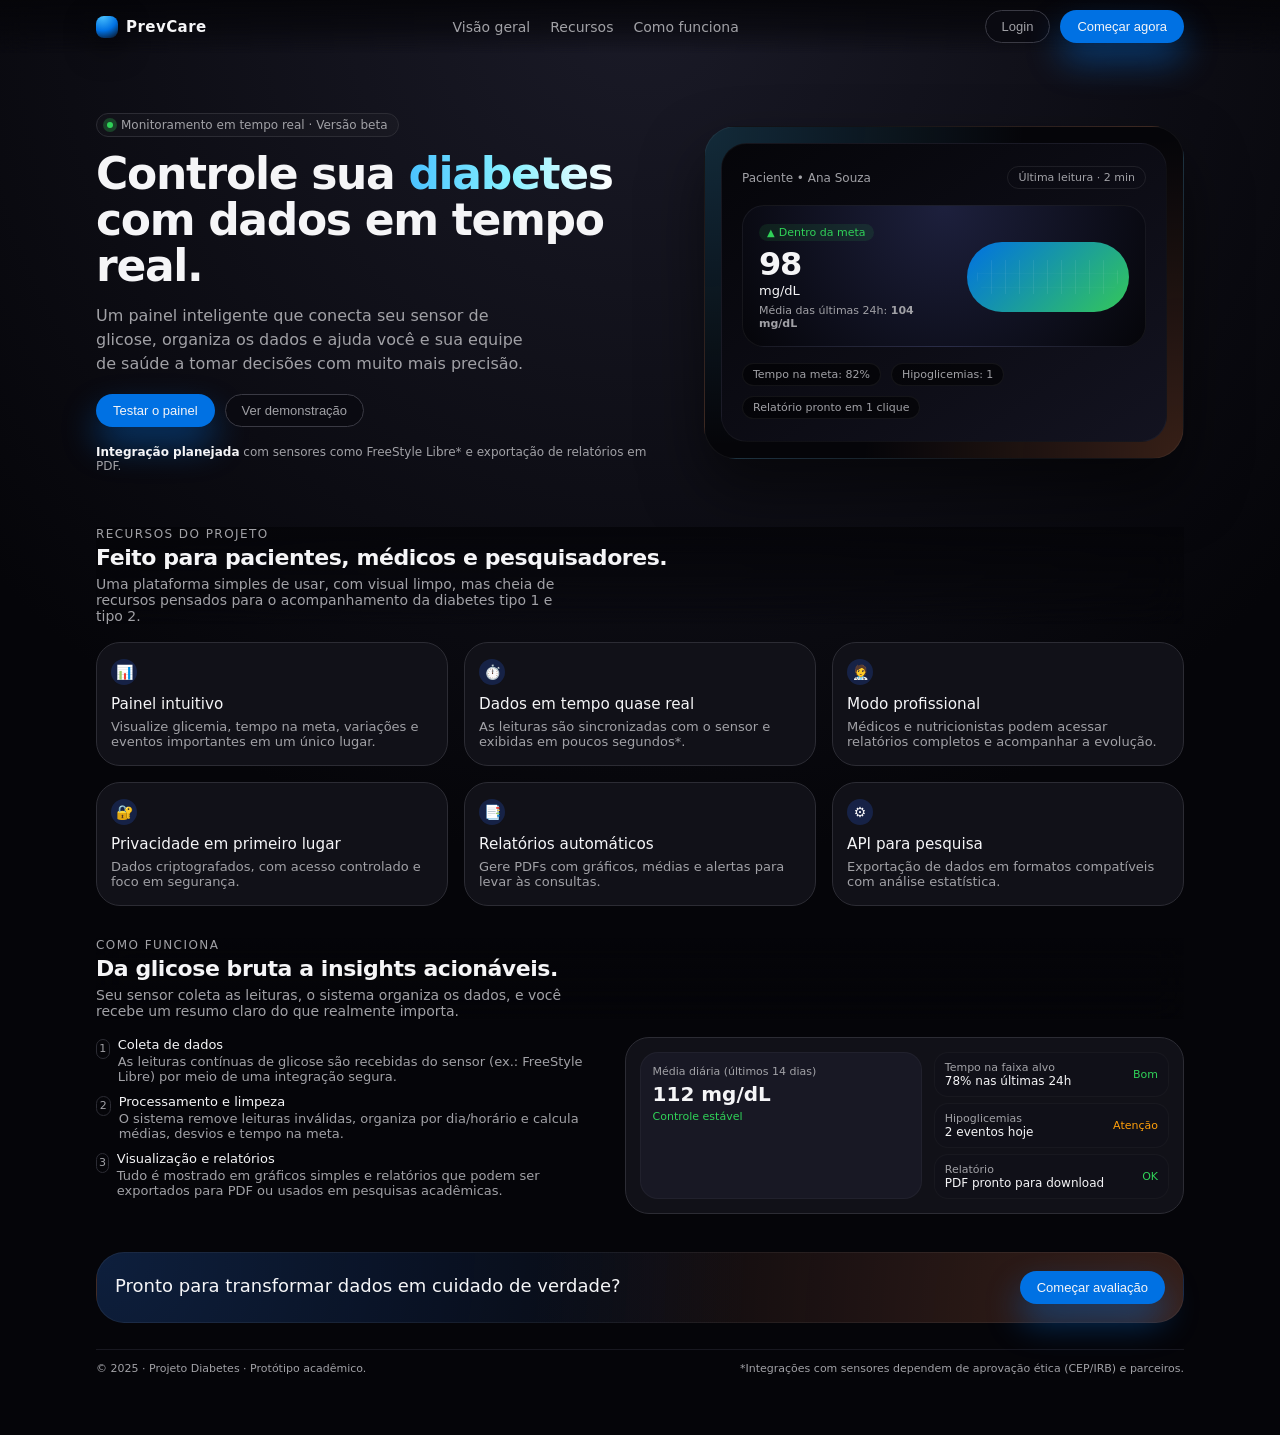
<file: projeto.html>
<!DOCTYPE html>
<html lang="pt-BR">
<head>
  <meta charset="UTF-8" />
  <title>PrevCare – Monitoramento Inteligente</title>
  <meta name="viewport" content="width=device-width, initial-scale=1.0" />
  <meta name="description" content="Projeto de monitoramento inteligente da diabetes usando tecnologia e análise de dados." />

  <style>
    /* --------------------------
       ESTILO GERAL (look Apple)
    ---------------------------*/
    :root {
      --bg-dark: #050509;
      --bg-section: #0b0b10;
      --accent: #0071e3;
      --accent-soft: #2f6bff33;
      --text-main: #f5f5f7;
      --text-muted: #a1a1a6;
      --card-bg: #111118;
      --border-soft: #2c2c34;
      --radius-xl: 24px;
      --shadow-soft: 0 30px 60px rgba(0,0,0,0.5);
    }

    * {
      margin: 0;
      padding: 0;
      box-sizing: border-box;
    }

    body {
      font-family: -apple-system, BlinkMacSystemFont, "SF Pro Text", system-ui, sans-serif;
      background: radial-gradient(circle at top, #1a1a27 0, #050509 55%);
      color: var(--text-main);
      min-height: 100vh;
    }

    a {
      color: inherit;
      text-decoration: none;
    }

    img {
      max-width: 100%;
      display: block;
    }

    .page {
      max-width: 1120px;
      margin: 0 auto;
      padding: 20px 16px 60px;
    }

    /* --------------------------
       NAVBAR
    ---------------------------*/
    header {
      position: sticky;
      top: 0;
      z-index: 20;
      backdrop-filter: blur(18px);
      background: linear-gradient(to bottom, rgba(5,5,9,0.9), rgba(5,5,9,0.6), transparent);
    }

    .nav {
      max-width: 1120px;
      margin: 0 auto;
      padding: 10px 16px;
      display: flex;
      align-items: center;
      justify-content: space-between;
      gap: 16px;
    }

    .logo {
      display: flex;
      align-items: center;
      gap: 8px;
      font-weight: 600;
      letter-spacing: 0.03em;
      font-size: 15px;
    }

    .logo-mark {
      width: 22px;
      height: 22px;
      border-radius: 8px;
      background: radial-gradient(circle at 30% 0, #4ac2ff, #0071e3 55%, #0c0c12);
      box-shadow: 0 10px 30px rgba(0,0,0,0.7);
    }

    nav ul {
      list-style: none;
      display: flex;
      align-items: center;
      gap: 20px;
      font-size: 14px;
      color: var(--text-muted);
    }

    nav li a:hover {
      color: var(--text-main);
    }

    .nav-cta {
      display: flex;
      align-items: center;
      gap: 10px;
    }

    .btn {
      border-radius: 999px;
      padding: 8px 16px;
      font-size: 13px;
      border: 1px solid transparent;
      cursor: pointer;
      background: transparent;
      color: var(--text-main);
      transition: background 0.2s ease, transform 0.15s ease, box-shadow 0.15s ease, border-color 0.2s ease;
      font-weight: 500;
      white-space: nowrap;
    }

    .btn-primary {
      background: var(--accent);
      box-shadow: 0 18px 35px rgba(0, 113, 227, 0.45);
    }

    .btn-primary:hover {
      transform: translateY(-1px);
      box-shadow: 0 24px 45px rgba(0, 113, 227, 0.6);
    }

    .btn-ghost {
      border-color: #3a3a44;
      background: #0a0a11;
      color: var(--text-muted);
    }

    .btn-ghost:hover {
      border-color: var(--accent);
      color: var(--text-main);
      background: #101018;
    }

    /* --------------------------
       HERO
    ---------------------------*/
    .hero {
      display: grid;
      grid-template-columns: minmax(0, 1.2fr) minmax(0, 1fr);
      gap: 32px;
      align-items: center;
      padding: 40px 0 30px;
    }

    .hero-tag {
      display: inline-flex;
      align-items: center;
      gap: 8px;
      padding: 4px 10px;
      border-radius: 999px;
      border: 1px solid var(--border-soft);
      background: rgba(255,255,255,0.02);
      color: var(--text-muted);
      font-size: 12px;
      margin-bottom: 14px;
    }

    .hero-tag-dot {
      width: 6px;
      height: 6px;
      border-radius: 999px;
      background: #30d158;
      box-shadow: 0 0 0 4px rgba(48,209,88,0.25);
    }

    .hero-title {
      font-size: clamp(32px, 4vw, 44px);
      line-height: 1.05;
      margin-bottom: 14px;
      letter-spacing: -0.03em;
    }

    .hero-title span.gradient {
      background: linear-gradient(90deg, #4ac2ff, #87f1ff, #ffffff);
      -webkit-background-clip: text;
      color: transparent;
    }

    .hero-subtitle {
      font-size: 16px;
      color: var(--text-muted);
      max-width: 440px;
      line-height: 1.5;
      margin-bottom: 18px;
    }

    .hero-cta-row {
      display: flex;
      flex-wrap: wrap;
      gap: 10px;
      margin-bottom: 18px;
    }

    .hero-footnote {
      font-size: 12px;
      color: var(--text-muted);
    }

    .hero-footnote strong {
      color: var(--text-main);
    }

    /* Card simulando “produto Apple” */
    .hero-device {
      background: radial-gradient(circle at top left, #4ac2ff33, transparent 55%),
                  radial-gradient(circle at bottom right, #ff8a5033, transparent 55%),
                  #050509;
      border-radius: 32px;
      border: 1px solid rgba(255,255,255,0.05);
      box-shadow: var(--shadow-soft);
      padding: 16px;
    }

    .hero-device-inner {
      border-radius: 26px;
      background: linear-gradient(145deg, #050509, #131320);
      padding: 22px 20px;
      border: 1px solid rgba(255,255,255,0.04);
      display: flex;
      flex-direction: column;
      gap: 16px;
    }

    .device-top {
      display: flex;
      justify-content: space-between;
      align-items: center;
      font-size: 12px;
      color: var(--text-muted);
    }

    .device-badge {
      padding: 4px 10px;
      border-radius: 999px;
      border: 1px solid rgba(255,255,255,0.08);
      font-size: 11px;
    }

    .device-screen {
      border-radius: 22px;
      padding: 18px 16px 16px;
      background: radial-gradient(circle at top, #1d203d, #050509);
      border: 1px solid rgba(255,255,255,0.06);
      display: grid;
      grid-template-columns: 1.2fr 1fr;
      gap: 14px;
      align-items: center;
    }

    .device-glucose {
      font-size: 13px;
    }

    .device-glucose-value {
      font-size: 32px;
      font-weight: 600;
      letter-spacing: -0.04em;
    }

    .device-glucose-tag {
      font-size: 11px;
      padding: 2px 8px;
      border-radius: 999px;
      background: rgba(48,209,88,0.1);
      color: #30d158;
      display: inline-flex;
      align-items: center;
      gap: 4px;
      margin-bottom: 4px;
    }

    .arrow-up {
      font-size: 10px;
    }

    .device-graph {
      height: 70px;
      border-radius: 999px;
      background: linear-gradient(135deg, #0071e3, #34c759);
      position: relative;
      overflow: hidden;
    }

    .device-graph::before {
      content: "";
      position: absolute;
      inset: 18px 10px;
      border-radius: 999px;
      background:
        linear-gradient(to right, rgba(255,255,255,0.3) 1px, transparent 1px) repeat-x,
        linear-gradient(to top, rgba(255,255,255,0.12) 1px, transparent 1px) repeat-y;
      opacity: 0.25;
      background-size: 14px 100%, 100% 14px;
    }

    .device-pill-row {
      display: flex;
      gap: 10px;
      flex-wrap: wrap;
      font-size: 11px;
    }

    .device-pill {
      padding: 4px 10px;
      border-radius: 999px;
      background: rgba(0,0,0,0.55);
      border: 1px solid rgba(255,255,255,0.06);
      color: var(--text-muted);
    }

    /* --------------------------
       SEÇÃO DE FEATURES
    ---------------------------*/
    .section {
      padding: 24px 0 8px;
    }

    .section-header {
      margin-bottom: 18px;
    }

    .section-kicker {
      font-size: 12px;
      letter-spacing: 0.12em;
      text-transform: uppercase;
      color: var(--text-muted);
      margin-bottom: 4px;
    }

    .section-title {
      font-size: 22px;
      letter-spacing: -0.02em;
      margin-bottom: 6px;
    }

    .section-subtitle {
      font-size: 14px;
      color: var(--text-muted);
      max-width: 480px;
    }

    .features-grid {
      display: grid;
      grid-template-columns: repeat(3, minmax(0, 1fr));
      gap: 16px;
      margin-top: 10px;
    }

    .feature-card {
      background: var(--card-bg);
      border-radius: var(--radius-xl);
      border: 1px solid var(--border-soft);
      padding: 16px 14px;
      font-size: 13px;
      display: flex;
      flex-direction: column;
      gap: 6px;
    }

    .feature-icon {
      width: 26px;
      height: 26px;
      border-radius: 999px;
      background: var(--accent-soft);
      display: flex;
      align-items: center;
      justify-content: center;
      font-size: 14px;
      margin-bottom: 4px;
    }

    .feature-title {
      font-weight: 500;
    }

    .feature-text {
      color: var(--text-muted);
    }

    /* --------------------------
       SEÇÃO “COMO FUNCIONA”
    ---------------------------*/
    .how-grid {
      display: grid;
      grid-template-columns: minmax(0, 1fr) minmax(0, 1.1fr);
      gap: 20px;
      margin-top: 12px;
    }

    .how-steps {
      display: flex;
      flex-direction: column;
      gap: 10px;
      font-size: 13px;
    }

    .how-step {
      display: flex;
      gap: 8px;
    }

    .how-step-number {
      width: 20px;
      height: 20px;
      border-radius: 999px;
      border: 1px solid var(--border-soft);
      display: flex;
      align-items: center;
      justify-content: center;
      font-size: 11px;
      color: var(--text-muted);
      margin-top: 2px;
    }

    .how-step-title {
      font-weight: 500;
      margin-bottom: 2px;
    }

    .how-step-text {
      color: var(--text-muted);
    }

    .how-panel {
      background: var(--card-bg);
      border-radius: var(--radius-xl);
      border: 1px solid var(--border-soft);
      padding: 14px 14px 14px;
      display: grid;
      grid-template-columns: 1.2fr 1fr;
      gap: 12px;
      font-size: 12px;
    }

    .metric-card {
      background: #181824;
      border-radius: 18px;
      padding: 12px;
      border: 1px solid rgba(255,255,255,0.04);
      display: flex;
      flex-direction: column;
      gap: 4px;
    }

    .metric-label {
      color: var(--text-muted);
      font-size: 11px;
    }

    .metric-value {
      font-size: 20px;
      font-weight: 600;
    }

    .metric-tag-ok {
      font-size: 11px;
      color: #30d158;
    }

    .metric-tag-alert {
      font-size: 11px;
      color: #ff9f0a;
    }

    .log-list {
      display: flex;
      flex-direction: column;
      gap: 6px;
    }

    .log-item {
      padding: 8px 10px;
      border-radius: 14px;
      background: #101018;
      border: 1px solid rgba(255,255,255,0.03);
      display: flex;
      justify-content: space-between;
      align-items: center;
      gap: 6px;
    }

    .log-label {
      color: var(--text-muted);
      font-size: 11px;
    }

    .log-value {
      font-size: 12px;
    }

    /* --------------------------
       CTA FINAL + FOOTER
    ---------------------------*/
    .cta-final {
      margin-top: 30px;
      padding: 18px 18px;
      border-radius: 28px;
      background: radial-gradient(circle at top left, #2b82ff33, transparent 60%),
                  radial-gradient(circle at bottom right, #ff8a5033, transparent 60%),
                  #06060c;
      border: 1px solid rgba(255,255,255,0.06);
      display: flex;
      flex-wrap: wrap;
      gap: 16px;
      align-items: center;
      justify-content: space-between;
    }

    .cta-text-main {
      font-size: 18px;
      margin-bottom: 4px;
    }

    .cta-text-sub {
      font-size: 13px;
      color: var(--text-muted);
    }

    footer {
      margin-top: 26px;
      padding-top: 12px;
      border-top: 1px solid #181820;
      font-size: 11px;
      color: var(--text-muted);
      display: flex;
      flex-wrap: wrap;
      justify-content: space-between;
      gap: 6px;
    }

    /* --------------------------
       RESPONSIVIDADE (MOBILE)
    ---------------------------*/
    @media (max-width: 840px) {
      nav ul {
        display: none; /* simplificando o menu no mobile */
      }

      .hero {
        grid-template-columns: minmax(0, 1fr);
      }

      .hero-device {
        order: -1;
      }

      .features-grid {
        grid-template-columns: minmax(0, 1fr);
      }

      .how-grid {
        grid-template-columns: minmax(0, 1fr);
      }

      .how-panel {
        grid-template-columns: minmax(0, 1fr);
      }

      .cta-final {
        align-items: flex-start;
      }
    }

    @media (max-width: 480px) {
      .hero-title {
        font-size: 30px;
      }

      .page {
        padding-inline: 12px;
      }
    }
  </style>
</head>
<body>
  <header>
    <div class="nav">
      <!-- “Logo” estilo Apple: simples, minimalista -->
      <div class="logo">
        <div class="logo-mark"></div>
        <span>PrevCare</span>
      </div>

      <!-- Menu simples -->
      <nav>
        <ul>
          <li><a href="#inicio">Visão geral</a></li>
          <li><a href="#funcionalidades">Recursos</a></li>
          <li><a href="#como-funciona">Como funciona</a></li>
        </ul>
      </nav>

      <!-- Botões lado direito -->
      <div class="nav-cta">
        <button class="btn btn-ghost">Login</button>
        <button class="btn btn-primary">Começar agora</button>
      </div>
    </div>
  </header>

  <main class="page">
    <!-- HERO -->
    <section id="inicio" class="hero">
      <div>
        <div class="hero-tag">
          <span class="hero-tag-dot"></span>
          Monitoramento em tempo real · Versão beta
        </div>

        <h1 class="hero-title">
          Controle sua <span class="gradient">diabetes</span> com dados em tempo real.
        </h1>

        <p class="hero-subtitle">
          Um painel inteligente que conecta seu sensor de glicose, organiza os dados
          e ajuda você e sua equipe de saúde a tomar decisões com muito mais precisão.
        </p>

        <div class="hero-cta-row">
          <button class="btn btn-primary">Testar o painel</button>
          <button class="btn btn-ghost">Ver demonstração</button>
        </div>

        <p class="hero-footnote">
          <strong>Integração planejada</strong> com sensores como FreeStyle Libre* e exportação de relatórios em PDF.
        </p>
      </div>

      <!-- Card do “dispositivo” inspirado na pegada Apple -->
      <aside class="hero-device" aria-label="Exemplo de tela do painel de glicemia">
        <div class="hero-device-inner">
          <div class="device-top">
            <span>Paciente • Ana Souza</span>
            <span class="device-badge">Última leitura · 2 min</span>
          </div>

          <div class="device-screen">
            <div class="device-glucose">
              <div class="device-glucose-tag">
                <span class="arrow-up">▲</span> Dentro da meta
              </div>
              <div class="device-glucose-value">98</div>
              <div>mg/dL</div>
              <div style="margin-top:6px; color: var(--text-muted); font-size: 11px;">
                Média das últimas 24h: <strong>104 mg/dL</strong>
              </div>
            </div>

            <div class="device-graph"></div>
          </div>

          <div class="device-pill-row">
            <div class="device-pill">Tempo na meta: 82%</div>
            <div class="device-pill">Hipoglicemias: 1</div>
            <div class="device-pill">Relatório pronto em 1 clique</div>
          </div>
        </div>
      </aside>
    </section>

    <!-- FEATURES -->
    <section id="funcionalidades" class="section">
      <header class="section-header">
        <p class="section-kicker">RECURSOS DO PROJETO</p>
        <h2 class="section-title">Feito para pacientes, médicos e pesquisadores.</h2>
        <p class="section-subtitle">
          Uma plataforma simples de usar, com visual limpo, mas cheia de recursos pensados
          para o acompanhamento da diabetes tipo 1 e tipo 2.
        </p>
      </header>

      <div class="features-grid">
        <article class="feature-card">
          <div class="feature-icon">📊</div>
          <h3 class="feature-title">Painel intuitivo</h3>
          <p class="feature-text">
            Visualize glicemia, tempo na meta, variações e eventos importantes em um único lugar.
          </p>
        </article>

        <article class="feature-card">
          <div class="feature-icon">⏱️</div>
          <h3 class="feature-title">Dados em tempo quase real</h3>
          <p class="feature-text">
            As leituras são sincronizadas com o sensor e exibidas em poucos segundos*.
          </p>
        </article>

        <article class="feature-card">
          <div class="feature-icon">🧑‍⚕️</div>
          <h3 class="feature-title">Modo profissional</h3>
          <p class="feature-text">
            Médicos e nutricionistas podem acessar relatórios completos e acompanhar a evolução.
          </p>
        </article>

        <article class="feature-card">
          <div class="feature-icon">🔐</div>
          <h3 class="feature-title">Privacidade em primeiro lugar</h3>
          <p class="feature-text">
            Dados criptografados, com acesso controlado e foco em segurança.
          </p>
        </article>

        <article class="feature-card">
          <div class="feature-icon">📑</div>
          <h3 class="feature-title">Relatórios automáticos</h3>
          <p class="feature-text">
            Gere PDFs com gráficos, médias e alertas para levar às consultas.
          </p>
        </article>

        <article class="feature-card">
          <div class="feature-icon">⚙️</div>
          <h3 class="feature-title">API para pesquisa</h3>
          <p class="feature-text">
            Exportação de dados em formatos compatíveis com análise estatística.
          </p>
        </article>
      </div>
    </section>

    <!-- COMO FUNCIONA -->
    <section id="como-funciona" class="section">
      <header class="section-header">
        <p class="section-kicker">COMO FUNCIONA</p>
        <h2 class="section-title">Da glicose bruta a insights acionáveis.</h2>
        <p class="section-subtitle">
          Seu sensor coleta as leituras, o sistema organiza os dados,
          e você recebe um resumo claro do que realmente importa.
        </p>
      </header>

      <div class="how-grid">
        <div class="how-steps">
          <div class="how-step">
            <div class="how-step-number">1</div>
            <div>
              <div class="how-step-title">Coleta de dados</div>
              <p class="how-step-text">
                As leituras contínuas de glicose são recebidas do sensor (ex.: FreeStyle Libre)
                por meio de uma integração segura.
              </p>
            </div>
          </div>

          <div class="how-step">
            <div class="how-step-number">2</div>
            <div>
              <div class="how-step-title">Processamento e limpeza</div>
              <p class="how-step-text">
                O sistema remove leituras inválidas, organiza por dia/horário
                e calcula médias, desvios e tempo na meta.
              </p>
            </div>
          </div>

          <div class="how-step">
            <div class="how-step-number">3</div>
            <div>
              <div class="how-step-title">Visualização e relatórios</div>
              <p class="how-step-text">
                Tudo é mostrado em gráficos simples e relatórios que podem ser exportados
                para PDF ou usados em pesquisas acadêmicas.
              </p>
            </div>
          </div>
        </div>

        <aside class="how-panel" aria-label="Resumo de métricas do paciente">
          <div class="metric-card">
            <span class="metric-label">Média diária (últimos 14 dias)</span>
            <span class="metric-value">112 mg/dL</span>
            <span class="metric-tag-ok">Controle estável</span>
          </div>

          <div class="log-list">
            <div class="log-item">
              <div>
                <div class="log-label">Tempo na faixa alvo</div>
                <div class="log-value">78% nas últimas 24h</div>
              </div>
              <span class="metric-tag-ok">Bom</span>
            </div>

            <div class="log-item">
              <div>
                <div class="log-label">Hipoglicemias</div>
                <div class="log-value">2 eventos hoje</div>
              </div>
              <span class="metric-tag-alert">Atenção</span>
            </div>

            <div class="log-item">
              <div>
                <div class="log-label">Relatório</div>
                <div class="log-value">PDF pronto para download</div>
              </div>
              <span class="metric-tag-ok">OK</span>
            </div>
          </div>
        </aside>
      </div>
    </section>

    <!-- CTA FINAL -->
    <section class="cta-final">
      <div>
        <p class="cta-text-main">Pronto para transformar dados em cuidado de verdade?</p>
        <p class="cta-text-sub">
          
        </p>
      </div>
      <div>
        <button class="btn btn-primary">Começar avaliação</button>
      </div>
    </section>

    <!-- FOOTER -->
    <footer>
      <span>© 2025 · Projeto Diabetes · Protótipo acadêmico.</span>
      <span>*Integrações com sensores dependem de aprovação ética (CEP/IRB) e parceiros.</span>
    </footer>
  </main>
</body>
</html>
</file>
<file: assets/site.css>
/* Greick Fideles · portfólio
   Visual: palco escuro, vermelho de gravação e laranja de destaque; tipografia condensada pesada.
   Efeito "montagem ao vivo": cada camada da página surge com caixa de wireframe, guias e agentes (cursores). */

:root{
  color-scheme: dark;
  --bg:#0D0D0F;
  --bg2:#111114;
  --panel:#16161A;
  --panel2:#1C1C21;
  --line:rgba(255,255,255,.08);
  --line2:rgba(255,255,255,.15);
  --tx:#F4F4F5;
  --mut:#A3A3AC;
  --mut2:#73737C;
  --red:#E8141B;
  --red-hi:#FF2A2F;
  --red-lo:#9E0C11;
  --org:#FF5B1F;
  --wire:#3E7BFF;
  --cyan:#2DD4F4;
  --mag:#FF3DCB;

  --f-d:"Anton","Impact","Arial Narrow Bold",sans-serif;
  --f-b:"Archivo",system-ui,-apple-system,"Segoe UI",Roboto,sans-serif;
  --f-s:"Kaushan Script","Brush Script MT",cursive;

  --wrap:1320px;
  --gut:clamp(20px,4.4vw,64px);
  --hdr:72px;
  --ease:cubic-bezier(.16,1,.3,1);
}

*,*::before,*::after{ box-sizing:border-box }
html{ -webkit-text-size-adjust:100%; scroll-behavior:smooth; background:var(--bg) }
@media (prefers-reduced-motion: reduce){ html{ scroll-behavior:auto } }
body{
  margin:0; background:var(--bg); color:var(--tx);
  font-family:var(--f-b); font-size:16px; line-height:1.55;
  -webkit-font-smoothing:antialiased; text-rendering:optimizeLegibility;
  overflow-x:clip;
}
html.lock{ overflow:hidden }
img,svg{ display:block; max-width:100% }
a{ color:inherit; text-decoration:none }
p,h1,h2,h3,figure,blockquote{ margin:0 }
h1,h2,h3{ font-weight:400 }
ul,ol{ margin:0; padding:0; list-style:none }
button{ font:inherit; color:inherit }
[hidden]{ display:none !important }
:focus-visible{ outline:2px solid var(--org); outline-offset:3px }
::selection{ background:var(--red); color:#fff }
.sr{ position:absolute !important; width:1px; height:1px; overflow:hidden; clip:rect(0 0 0 0); white-space:nowrap }
.skip{ position:fixed; left:12px; top:-60px; z-index:300; padding:10px 14px; background:var(--org); color:#111; font-weight:700; transition:top .2s }
.skip:focus{ top:12px }

.wrap{
  width:100%; max-width:var(--wrap); margin-inline:auto;
  padding-left:max(var(--gut), env(safe-area-inset-left,0px));
  padding-right:max(var(--gut), env(safe-area-inset-right,0px));
}
section[id]{ scroll-margin-top:calc(var(--hdr) - 1px) }

.dot{ color:var(--red); font-style:normal }
.org{ color:var(--org) }

/* ---------- Tipografia compartilhada ---------- */
.eyebrow{
  font-weight:700; font-size:.75rem; letter-spacing:.09em; text-transform:uppercase; color:var(--mut);
}
.eyebrow b{ color:var(--tx); font-weight:800 }
.h-wide{
  margin-top:14px;
  font-weight:900; text-transform:uppercase; letter-spacing:-.045em; line-height:.95;
  font-size:clamp(1.9rem,3.9vw,3.5rem); text-wrap:balance;
}
.h-cond{
  margin-top:14px;
  font-family:var(--f-d); text-transform:uppercase; line-height:.93; letter-spacing:.004em;
  font-size:clamp(2.8rem,5.2vw,4.75rem);
}
.mini{ font-weight:800; font-size:.72rem; letter-spacing:.08em; text-transform:uppercase; color:var(--red) }
.mini--mut{ color:var(--mut) }

/* ---------- Cabeçalho ---------- */
.hdr{
  position:fixed; top:0; left:0; right:0; z-index:100;
  padding-top:env(safe-area-inset-top,0px);
  background:color-mix(in srgb, var(--bg) 78%, transparent);
  -webkit-backdrop-filter:blur(14px) saturate(1.3); backdrop-filter:blur(14px) saturate(1.3);
  border-bottom:1px solid var(--line);
}
.hdr__in{ height:var(--hdr); display:grid; grid-template-columns:1fr auto 1fr; align-items:center; gap:24px }
.logo{ display:inline-flex; align-items:center; gap:12px; justify-self:start }
.logo__mark{ width:26px; height:26px; color:var(--red); flex:none }
.logo__txt{ white-space:nowrap; font-family:var(--f-d); font-size:1.5rem; line-height:1; letter-spacing:.01em; text-transform:uppercase; padding-top:.06em }
.logo__txt i{ font-style:normal; color:var(--red) }
.nav{ display:none; gap:34px }
.nav a{ position:relative; font-weight:600; font-size:.9375rem; color:var(--mut); transition:color .25s }
.nav a::before{
  content:""; position:absolute; left:-12px; top:50%; width:5px; height:5px; margin-top:-2.5px; border-radius:50%;
  background:var(--red); transform:scale(0); transition:transform .35s var(--ease);
}
.nav a:hover,.nav a.is-active{ color:var(--tx) }
.nav a.is-active::before{ transform:none }
.hdr__cta{ display:none; justify-self:end; font-weight:600; font-size:.875rem; color:var(--tx) }
.hdr__cta span{ color:var(--red); margin-left:4px; display:inline-block; transition:transform .35s var(--ease) }
.hdr__cta:hover span{ transform:translate(3px,-3px) }
.burger{ justify-self:end; position:relative; width:44px; height:44px; margin-right:-10px; border:0; background:none; cursor:pointer; grid-column:3 }
.burger span{ position:absolute; left:11px; right:11px; height:2px; background:currentColor; transition:transform .45s var(--ease) }
.burger span:nth-child(1){ top:17px } .burger span:nth-child(2){ top:25px; left:19px }
.burger[aria-expanded="true"] span:nth-child(1){ transform:translateY(4px) rotate(45deg) }
.burger[aria-expanded="true"] span:nth-child(2){ left:11px; transform:translateY(-4px) rotate(-45deg) }
@media (min-width:960px){
  .nav,.hdr__cta{ display:flex }
  .burger{ display:none }
}

.menu{
  position:fixed; inset:0; z-index:95; background:var(--bg2);
  padding-top:calc(var(--hdr) + env(safe-area-inset-top,0px) + 24px);
  padding-bottom:max(28px, env(safe-area-inset-bottom,0px));
  display:flex; flex-direction:column; justify-content:space-between;
  opacity:0; transition:opacity .35s ease;
}
.menu.is-open{ opacity:1 }
.menu__list{ display:grid; gap:6px }
.menu__list a{
  display:flex; align-items:baseline; gap:14px; padding:6px 0; border-bottom:1px solid var(--line);
  font-family:var(--f-d); font-size:clamp(2.6rem,13vw,4.5rem); line-height:1; text-transform:uppercase;
}
.menu__list small{ font-family:var(--f-b); font-weight:800; font-size:.75rem; letter-spacing:.08em; color:var(--red) }
.menu__foot{ display:flex; justify-content:space-between; gap:12px; flex-wrap:wrap; font-weight:700; font-size:.75rem; letter-spacing:.08em; text-transform:uppercase; color:var(--mut) }
.menu__foot a{ color:var(--org) }

/* ---------- Hero ---------- */
.hero{
  position:relative; overflow:hidden;
  padding-top:calc(var(--hdr) + env(safe-area-inset-top,0px));
  background:
    radial-gradient(42% 46% at 58% 62%, rgba(232,20,27,.20), transparent 70%),
    radial-gradient(30% 40% at 30% 70%, rgba(62,123,255,.07), transparent 70%),
    var(--bg);
  border-bottom:1px solid var(--line);
}
.hero__top{ display:flex; justify-content:space-between; align-items:flex-start; gap:20px; padding-top:22px }
.hero__role{ display:grid; font-weight:800; font-size:.8125rem; line-height:1.3; letter-spacing:.02em; text-transform:uppercase }
.hero__role span:first-child{ color:var(--red) }
.hero__status{ display:flex; align-items:center; gap:9px; font-weight:700; font-size:.6875rem; letter-spacing:.08em; text-transform:uppercase; color:var(--mut); padding-top:2px }
.rec{ display:inline-block; width:7px; height:7px; border-radius:50%; background:var(--red); box-shadow:0 0 0 0 rgba(232,20,27,.6); animation:rec 1.6s ease-out infinite }
@keyframes rec{ 0%{ box-shadow:0 0 0 0 rgba(232,20,27,.55) } 70%,100%{ box-shadow:0 0 0 7px rgba(232,20,27,0) } }

.hero__stage{ position:relative; min-height:clamp(600px, calc(100svh - var(--hdr) - 150px), 860px) }
.hero__word{
  position:absolute; left:50%; top:2%; z-index:1; width:max-content;
  text-align:center; white-space:nowrap; pointer-events:none; user-select:none;
  font-family:var(--f-d); text-transform:uppercase; line-height:1;
  font-size:min(20.6vw, 286px); letter-spacing:-.005em;
  transform:translateX(-50%) scaleY(1.28); transform-origin:50% 0;
  background:linear-gradient(180deg, var(--red-hi) 0%, var(--red) 45%, #B70E14 78%, var(--red-lo) 100%);
  -webkit-background-clip:text; background-clip:text; color:transparent;
  padding-top:.06em;
}
.hero__portrait{
  position:absolute; z-index:2; bottom:0; left:56%; transform:translateX(-50%);
  height:min(100%, 820px); aspect-ratio:1112/1718;
  -webkit-mask-image:linear-gradient(180deg,#000 64%,rgba(0,0,0,.6) 82%,transparent 99%), linear-gradient(90deg,transparent 0,#000 13%,#000 86%,transparent 100%);
  -webkit-mask-composite:source-in;
  mask-image:linear-gradient(180deg,#000 64%,rgba(0,0,0,.6) 82%,transparent 99%), linear-gradient(90deg,transparent 0,#000 13%,#000 86%,transparent 100%);
  mask-composite:intersect;
}
.hero__portrait img{
  width:100%; height:100%; object-fit:contain;
  filter:contrast(1.1) brightness(.96) drop-shadow(-10px 0 26px rgba(62,140,255,.28)) drop-shadow(14px -4px 30px rgba(232,20,27,.45));
}
.hero__tint{
  position:absolute; inset:0; pointer-events:none;
  background:linear-gradient(100deg, rgba(40,150,255,.62) 0%, rgba(40,150,255,0) 34%, rgba(232,20,27,0) 56%, rgba(232,20,27,.8) 100%);
  mix-blend-mode:color;
  -webkit-mask-image:url(../img/retrato-recorte.webp); mask-image:url(../img/retrato-recorte.webp);
  -webkit-mask-size:100% 100%; mask-size:100% 100%;
}
.hero__grid{ position:relative; z-index:3; height:100%; min-height:inherit; display:grid; grid-template-columns:minmax(0,1fr) minmax(0,1fr); align-items:end; padding-bottom:30px }
.hero__copy{ max-width:470px; padding-top:clamp(150px,22vw,300px) }
.hero__hello{ font-family:var(--f-s); font-size:clamp(2rem,3.4vw,3rem); line-height:1; color:#fff; transform:rotate(-4deg); transform-origin:left bottom; margin-left:6px; text-shadow:0 2px 18px rgba(0,0,0,.6) }
.hero__name{
  position:relative; display:inline-flex; align-items:flex-end;
  margin-top:2px;
  font-family:var(--f-d); text-transform:uppercase; line-height:.9;
  font-size:clamp(4.6rem,9.2vw,8.6rem); letter-spacing:-.004em; color:#fff;
  text-shadow:0 6px 40px rgba(0,0,0,.55);
}
.hero__name .sq{ display:inline-block; width:.15em; height:.15em; margin-left:.05em; margin-bottom:.06em; background:var(--org) }
.hero__sub{ margin-top:18px; font-weight:900; font-size:clamp(1.1rem,1.7vw,1.5rem); line-height:1.08; letter-spacing:-.01em; text-transform:uppercase; color:var(--org) }
.hero__lead{ margin-top:14px; font-size:1.0625rem; line-height:1.55; color:#D9D9DE; max-width:40ch; text-shadow:0 1px 14px rgba(0,0,0,.7) }
.hero__actions{ margin-top:26px }
.btn{
  position:relative; display:inline-flex; align-items:center; justify-content:space-between; gap:28px; overflow:hidden;
  min-height:56px; padding:0 22px 0 26px; min-width:230px;
  background:linear-gradient(90deg, var(--org), #FF3D1F); color:#140A06; font-weight:800; font-size:1rem;
  box-shadow:0 14px 40px -12px rgba(255,91,31,.55);
  transition:transform .4s var(--ease), box-shadow .4s var(--ease);
}
.btn svg{ width:18px; height:18px; transition:transform .4s var(--ease) }
.btn:hover{ transform:translateY(-2px); box-shadow:0 18px 50px -12px rgba(255,91,31,.75) }
.btn:hover svg{ transform:translateY(3px) }
.hero__loc{ margin-top:22px; display:flex; align-items:center; gap:10px; font-weight:800; font-size:.75rem; letter-spacing:.05em; text-transform:uppercase; color:var(--mut) }
.hero__loc svg{ width:16px; height:16px; color:var(--red); flex:none }

.hero__side{ justify-self:end; width:min(100%,270px); display:grid; gap:22px; padding-bottom:6px }
.hero__tag{ display:flex; align-items:center; gap:14px; font-weight:600; font-size:.9375rem; line-height:1.35 }
.hero__tagico{ flex:none; display:grid; place-items:center; width:38px; height:38px; border:1.5px solid var(--red); border-radius:50% }
.hero__tagico i{ width:10px; height:10px; border-radius:50%; background:var(--red) }
.hero__stats{ display:grid }
.hero__stats li{ display:grid; grid-template-columns:auto 1fr; align-items:center; gap:18px; padding:12px 0; border-bottom:1px solid var(--line2) }
.hero__stats li:first-child{ border-top:1px solid var(--line2) }
.hero__stats b{ font-family:var(--f-d); font-weight:400; font-size:2.6rem; line-height:1; color:var(--red); min-width:2.2em }
.hero__stats b i{ font-style:normal; color:var(--tx) }
.hero__stats span{ font-weight:800; font-size:.6875rem; line-height:1.3; letter-spacing:.04em; text-transform:uppercase; color:var(--mut) }

.hero__bar{ position:relative; z-index:3; display:flex; align-items:center; gap:34px; padding-block:16px 20px; border-top:1px solid var(--line) }
.play{ display:inline-flex; align-items:center; gap:16px; font-weight:800; font-size:.8125rem; letter-spacing:.05em; text-transform:uppercase }
.play__ico{ display:grid; place-items:center; width:46px; height:46px; border:1.5px solid var(--red); border-radius:50%; color:var(--red); transition:background-color .3s, color .3s }
.play__ico svg{ width:16px; height:16px; margin-left:2px }
.play:hover .play__ico{ background:var(--red); color:#fff }
.hero__barlabel,.hero__sel{ font-weight:800; font-size:.75rem; letter-spacing:.05em; text-transform:uppercase; color:var(--mut) }
.hero__sel{ margin-left:auto }

@media (max-width:959px){
  .hero__stage{ min-height:0; display:flex; flex-direction:column }
  .hero__word{ position:relative; left:auto; top:auto; align-self:center; margin-top:18px; font-size:22.5vw; transform:scaleY(1.22) }
  .hero__portrait{ position:relative; left:auto; transform:none; align-self:center; margin-top:-21vw; height:auto; width:min(78vw,420px) }
  .hero__grid{ grid-template-columns:1fr; margin-top:-26vw; padding-bottom:26px; min-height:0 }
  .hero__copy{ padding-top:0; max-width:none }
  .hero__side{ justify-self:stretch; width:auto; margin-top:34px }
  .hero__stats{ grid-template-columns:repeat(3,minmax(0,1fr)); border-top:1px solid var(--line2) }
  .hero__stats li{ grid-template-columns:1fr; gap:6px; padding:16px 12px 16px 0; border-top:0 !important; border-bottom:0 }
  .hero__stats li + li{ padding-left:14px; border-left:1px solid var(--line2) }
  .hero__stats b{ font-size:2.2rem }
  .hero__barlabel{ display:none }
  .hero__sel{ text-align:right }
}
@media (max-width:520px){
  .logo__txt{ font-size:1.3rem }
  .hero__top{ padding-top:16px }
  .hero__role{ font-size:.6875rem }
  .kit__ctrl span{ display:none }
  .hero__status{ font-size:.625rem }
  .hero__name{ font-size:22vw }
  .btn{ width:100% }
  .hero__stats span{ font-size:.625rem }
  .hero__stats b{ font-size:1.9rem }
  .hero__sel{ display:none }
}

/* ---------- Seções ---------- */
.sec{ position:relative; padding-block:clamp(80px,10vw,140px); border-bottom:1px solid var(--line) }
.sec__head{ display:flex; justify-content:space-between; align-items:flex-end; gap:24px 40px; flex-wrap:wrap }
.sec__head > div{ min-width:0 }
.sec__head > a,.sec__head > p{ flex:none }
@media (min-width:960px){ .sec__head{ flex-wrap:nowrap } }
.sec__side{ font-weight:800; font-size:.75rem; letter-spacing:.08em; text-transform:uppercase; color:var(--mut); padding-bottom:8px }
.link-arrow{ display:inline-flex; gap:10px; align-items:center; font-weight:800; font-size:.75rem; letter-spacing:.08em; text-transform:uppercase; padding-bottom:8px }
.link-arrow span{ color:var(--red); transition:transform .35s var(--ease) }
.link-arrow:hover span{ transform:translateX(4px) }

/* Filtros */
.filters{ margin-top:clamp(28px,4vw,44px); display:flex; align-items:center; justify-content:space-between; gap:18px 32px; flex-wrap:wrap; border-bottom:1px solid var(--line2) }
.tabs{ display:flex; gap:clamp(18px,3vw,40px); overflow-x:auto; scrollbar-width:none; margin-bottom:-1px }
.tabs::-webkit-scrollbar{ display:none }
.tabs button{
  position:relative; padding:14px 2px 16px; border:0; background:none; cursor:pointer; white-space:nowrap;
  font-weight:600; font-size:1rem; color:var(--mut); transition:color .25s;
}
.tabs button::after{ content:""; position:absolute; left:-6px; right:-6px; bottom:0; height:3px; background:var(--red); transform:scaleX(0); transition:transform .45s var(--ease) }
.tabs button:hover{ color:var(--tx) }
.tabs button[aria-selected="true"]{ color:var(--tx) }
.tabs button[aria-selected="true"]::after{ transform:none }
.search{ display:flex; align-items:center; gap:10px; color:var(--mut); padding-block:8px; flex:1 1 220px; max-width:300px; margin-left:auto }
.search svg{ width:16px; height:16px; flex:none }
.search input{ width:100%; min-width:0; border:0; background:none; color:var(--tx); font:500 .9375rem var(--f-b); padding:8px 0; outline:0 }
.search input::placeholder{ color:var(--mut2) }
.search:focus-within{ color:var(--tx) }
.search:focus-within input{ box-shadow:0 1px 0 var(--org) }

/* Grade de bastidores */
.grid{ margin-top:clamp(26px,3vw,40px); display:grid; grid-template-columns:repeat(2,minmax(0,1fr)); gap:clamp(28px,3vw,40px) clamp(14px,2vw,28px) }
@media (min-width:1000px){ .grid{ grid-template-columns:repeat(4,minmax(0,1fr)) } }
.card.is-out{ display:none }
.card__btn{ display:block; width:100%; padding:0; border:0; background:none; cursor:zoom-in; text-align:left }
.card__media{ position:relative; display:block; aspect-ratio:1170/1380; overflow:hidden; background:var(--panel); border:1px solid var(--line2) }
.card__media img{ width:100%; height:100%; object-fit:cover; filter:saturate(.92); transform:scale(1.02); transition:transform 1s var(--ease), filter .5s }
.card__media::after{ content:""; position:absolute; inset:0; background:linear-gradient(180deg, transparent 55%, rgba(13,13,15,.55)); pointer-events:none }
.card__btn:hover .card__media img,.card__btn:focus-visible .card__media img{ transform:scale(1.08); filter:saturate(1.08) }
.card__cap{ display:grid; grid-template-columns:auto minmax(0,1fr) auto; align-items:center; gap:14px; padding:16px 0 14px; border-bottom:1px solid var(--line2); position:relative }
.card__cap::after{ content:""; position:absolute; left:0; right:0; bottom:-1px; height:2px; background:var(--red); transform:scaleX(0); transform-origin:left; transition:transform .6s var(--ease) }
.card__btn:hover .card__cap::after{ transform:none }
.card__n{ font-family:var(--f-d); font-weight:400; font-size:clamp(2.4rem,3.4vw,3.25rem); line-height:.9; color:var(--org) }
.card__t{ display:grid; gap:4px; min-width:0 }
.card__t strong{ font-weight:900; font-size:1rem; letter-spacing:-.01em; text-transform:uppercase; line-height:1.1 }
.card__t small{ font-weight:700; font-size:.6875rem; letter-spacing:.06em; text-transform:uppercase; color:var(--mut) }
.card__go{ color:var(--mut); font-size:1.1rem; transition:color .3s, transform .4s var(--ease) }
.card__btn:hover .card__go{ color:var(--red); transform:translate(3px,-3px) }
.grid__empty{ margin-top:30px; color:var(--mut) }
@media (max-width:560px){
  .grid{ grid-template-columns:1fr 1fr; gap:26px 12px }
  .card__cap{ grid-template-columns:auto minmax(0,1fr); gap:10px }
  .card__go{ display:none }
  .card__n{ font-size:2rem }
  .card__t strong{ font-size:.8125rem }
  .card__t small{ font-size:.5625rem }
}

/* Kit */
.kit{ margin-top:clamp(60px,7vw,96px); border-top:1px solid var(--line); padding-top:34px }
.kit__head{ display:flex; justify-content:space-between; align-items:flex-end; gap:20px }
.kit__title{ font-weight:900; font-size:.9375rem; line-height:1.15; letter-spacing:-.01em; text-transform:uppercase }
.kit__ctrl{ display:flex; align-items:center; gap:6px; font-weight:800; font-size:.6875rem; letter-spacing:.08em; text-transform:uppercase; color:var(--mut) }
.kit__ctrl span{ margin-right:10px }
.kit__ctrl button{ display:grid; place-items:center; width:34px; height:34px; border:1px solid var(--line2); background:none; cursor:pointer; color:var(--tx); transition:background-color .25s, border-color .25s }
.kit__ctrl button:hover{ background:var(--red); border-color:var(--red) }
.kit__ctrl button[aria-pressed="true"]{ background:var(--tx); color:var(--bg) }
.kit__ctrl svg{ width:16px; height:16px }
.kit__view{ margin-top:26px; overflow:hidden; -webkit-mask-image:linear-gradient(90deg,transparent,#000 7%,#000 93%,transparent); mask-image:linear-gradient(90deg,transparent,#000 7%,#000 93%,transparent) }
.kit__track{ display:flex; width:max-content; will-change:transform }
.kit__item{ flex:none; width:clamp(150px,17vw,220px); display:grid; justify-items:center; gap:14px; padding:18px 10px; color:#D4D4DA }
.kit__item svg{ width:52px; height:52px; transition:color .3s, transform .5s var(--ease) }
.kit__item span{ font-weight:800; font-size:.75rem; letter-spacing:.07em; text-transform:uppercase; color:var(--mut); white-space:nowrap }
.kit__item:hover svg{ color:var(--red); transform:translateY(-4px) }

/* Do rascunho ao set */
.draft{ display:grid; gap:44px; align-items:center }
.draft .h-cond{ font-size:clamp(2.8rem,5vw,4.6rem) }
.draft__lead{ margin-top:24px; max-width:36ch; font-size:1.0625rem; color:#D4D4DA }
.draft__meta{ margin-top:26px; font-weight:800; font-size:.6875rem; line-height:1.7; letter-spacing:.06em; text-transform:uppercase; color:var(--mut) }
@media (min-width:960px){ .draft{ grid-template-columns:minmax(0,5fr) minmax(0,7fr); gap:clamp(40px,6vw,100px) } }

.cmp{
  --x:56%;
  position:relative; aspect-ratio:1170/1380; max-height:78vh; margin-inline:auto; overflow:hidden;
  background:#141416; border:1px solid var(--line2); touch-action:pan-y; cursor:ew-resize; user-select:none;
}
.cmp img{ position:absolute; inset:0; width:100%; height:100%; object-fit:cover; pointer-events:none }
.cmp__real{ position:absolute; inset:0; clip-path:inset(0 0 0 var(--x)) }
.cmp__notes,.cmp__arrow{ position:absolute; inset:0; width:100%; height:100%; pointer-events:none; overflow:visible }
.cmp__notes rect{ fill:rgba(62,123,255,.06); stroke:var(--wire); stroke-width:.35; vector-effect:non-scaling-stroke; stroke-dasharray:4 3 }
.cmp__arrow path{ fill:none; stroke:#7FB0FF; stroke-width:2; vector-effect:non-scaling-stroke; stroke-linecap:round; stroke-linejoin:round }
.cmp__label{ position:absolute; transform:translateY(-100%); padding:3px 7px; background:var(--cyan); color:#05222A; font-weight:800; font-size:.625rem; letter-spacing:.06em; text-transform:uppercase; white-space:nowrap }
.cmp__hand{ position:absolute; font-family:var(--f-s); font-size:clamp(1rem,1.8vw,1.35rem); color:#7FB0FF; transform:rotate(-6deg); white-space:nowrap }
.cmp__tag{ position:absolute; bottom:14px; z-index:2; padding:5px 9px; font-weight:800; font-size:.625rem; letter-spacing:.1em; text-transform:uppercase; background:rgba(13,13,15,.78); border:1px solid var(--line2) }
.cmp__tag--l{ left:14px } .cmp__tag--r{ right:14px; color:var(--org) }
.cmp__line{ position:absolute; top:0; bottom:0; left:var(--x); width:2px; margin-left:-1px; background:#fff; box-shadow:0 0 12px rgba(0,0,0,.5); pointer-events:none; z-index:3 }
.cmp__knob{ position:absolute; top:50%; left:50%; width:54px; height:54px; margin:-27px 0 0 -27px; border-radius:50%; display:grid; place-items:center; background:var(--red); color:#fff; box-shadow:0 0 0 8px rgba(232,20,27,.22), 0 10px 30px rgba(0,0,0,.45); transition:transform .3s var(--ease) }
.cmp__knob svg{ width:22px; height:22px }
.cmp:hover .cmp__knob,.cmp.is-drag .cmp__knob{ transform:scale(1.08) }
.cmp__range{ position:absolute; inset:auto 0 0 0; width:100%; height:100%; opacity:0; margin:0; cursor:ew-resize; z-index:4; pointer-events:none }
.cmp__range:focus-visible + *,.cmp:has(.cmp__range:focus-visible){ outline:2px solid var(--org); outline-offset:4px }
.draft__right{ min-width:0 }
.draft__foot{ display:flex; justify-content:space-between; gap:16px; margin-top:14px; font-weight:800; font-size:.6875rem; letter-spacing:.07em; text-transform:uppercase; color:var(--mut) }

/* Sobre */
.about__top{ display:grid; gap:28px; padding-bottom:clamp(36px,5vw,60px); border-bottom:1px solid var(--line2) }
.about__title{ font-size:clamp(2.8rem,5.4vw,5.2rem) }
.about__intro{ color:#D4D4DA; font-size:1.0625rem; line-height:1.65; max-width:44ch; align-self:end }
@media (min-width:960px){ .about__top{ grid-template-columns:minmax(0,7fr) minmax(0,4fr); gap:60px } }

.about__cols{ display:grid; gap:48px; padding-top:clamp(36px,5vw,56px) }
@media (min-width:1080px){
  .about__cols{ grid-template-columns:minmax(0,1.05fr) minmax(0,1fr) minmax(0,.86fr); gap:0 }
  .about__col{ padding-right:clamp(24px,3vw,44px) }
  .about__col + .about__col{ padding-left:clamp(24px,3vw,44px); border-left:1px solid var(--line2) }
  .quote{ margin-left:clamp(24px,3vw,44px) }
}
.col-title{ font-weight:900; font-size:clamp(1.25rem,1.8vw,1.6rem); letter-spacing:-.03em; text-transform:uppercase; line-height:1.05; margin-bottom:22px }
.about__col .mini{ margin-top:22px; margin-bottom:10px }
.about__col .mini:first-of-type{ margin-top:0 }
.role{ padding:12px 0 14px; border-bottom:1px solid var(--line) }
.role__row{ display:flex; justify-content:space-between; align-items:baseline; gap:12px }
.role__row strong{ font-weight:800; font-size:1.0625rem; letter-spacing:-.01em }
.role__row span{ flex:none; font-weight:800; font-size:.6875rem; letter-spacing:.04em; text-transform:uppercase; color:var(--red) }
.role__txt{ margin-top:4px; color:var(--mut); font-size:.9375rem }
.chips{ display:flex; flex-wrap:wrap; gap:8px }
.chips li{ padding:8px 12px; border:1px solid var(--line2); font-weight:600; font-size:.8125rem; color:#E1E1E6; transition:border-color .25s, color .25s }
.chips li:hover{ border-color:var(--red); color:#fff }
.gear-ico{ display:flex; gap:18px; margin-top:22px; color:#CFCFD6 }
.gear-ico svg{ width:30px; height:30px }

.steps{ position:relative; display:grid; gap:0 }
.steps li{ position:relative; display:grid; grid-template-columns:52px 22px minmax(0,1fr); gap:0 14px; padding-bottom:22px }
.steps li:last-child{ padding-bottom:0 }
.steps b{ font-family:var(--f-d); font-weight:400; font-size:2.3rem; line-height:.9; color:var(--org) }
.steps__node{ position:relative; width:18px; height:18px; margin-top:3px; border:2px solid var(--red); border-radius:50%; background:var(--bg) }
.steps__node::after{ content:""; position:absolute; left:50%; top:50%; width:6px; height:6px; margin:-3px 0 0 -3px; border-radius:50%; background:var(--red) }
.steps li:not(:last-child) .steps__node::before{ content:""; position:absolute; left:50%; top:16px; width:2px; height:calc(100% + 60px); margin-left:-1px; background:linear-gradient(var(--red), rgba(232,20,27,.35)) }
.steps li > div{ min-height:60px }
.steps strong{ display:block; font-weight:900; font-size:.875rem; letter-spacing:.04em; text-transform:uppercase }
.steps p{ margin-top:4px; color:var(--mut); font-size:.9375rem; line-height:1.5 }

.quote{
  position:relative; display:flex; flex-direction:column; min-height:420px; padding:30px 28px 26px; overflow:hidden; isolation:isolate;
  background:linear-gradient(150deg, #F2262C 0%, var(--red) 40%, #A70D12 100%);
  box-shadow:0 30px 70px -30px rgba(232,20,27,.6);
}
.quote::before{ content:""; position:absolute; inset:-40% -30% auto auto; width:90%; height:90%; z-index:-1; background:linear-gradient(135deg, rgba(255,255,255,.16), rgba(255,255,255,0) 60%); transform:rotate(18deg) }
.quote__mark{ width:34px; height:28px; color:rgba(255,255,255,.55) }
.quote blockquote{ margin-top:30px }
.quote blockquote p{ font-weight:600; font-size:clamp(1.35rem,2vw,1.65rem); line-height:1.25; letter-spacing:-.015em }
.quote__sign{ margin-top:26px; font-family:var(--f-s); font-size:2.3rem; line-height:1; color:#fff; transform:rotate(-5deg); transform-origin:left }
.quote__foot{ margin-top:auto; padding-top:30px; font-weight:900; font-size:.75rem; line-height:1.4; letter-spacing:.06em; text-transform:uppercase }
.quote__star{ position:absolute; right:24px; bottom:24px; width:22px; height:22px; color:#FFC2B5 }

/* Trajetória */
.traj{ margin-top:clamp(32px,4vw,52px); display:grid; gap:56px }
@media (min-width:1000px){ .traj{ grid-template-columns:minmax(0,8fr) minmax(0,3.6fr); gap:clamp(40px,6vw,90px) } }
.acc{ border-top:1px solid var(--line2) }
.acc__item{ border-bottom:1px solid var(--line2) }
.acc__btn{
  width:100%; display:grid; grid-template-columns:minmax(110px,190px) minmax(0,1fr) 28px; align-items:start; gap:16px;
  padding:26px 0; border:0; background:none; cursor:pointer; text-align:left;
}
.acc__when{ padding-top:5px; font-weight:800; font-size:.8125rem; letter-spacing:.03em; text-transform:uppercase; color:var(--mut); transition:color .3s }
.acc__what{ display:grid; gap:4px }
.acc__what strong{ font-weight:700; font-size:clamp(1.25rem,2vw,1.6rem); letter-spacing:-.025em; line-height:1.15 }
.acc__what small{ font-size:.9375rem; color:var(--mut) }
.acc__ico{ position:relative; width:22px; height:22px; margin-top:6px; justify-self:end }
.acc__ico::before,.acc__ico::after{ content:""; position:absolute; left:2px; right:2px; top:50%; height:2px; margin-top:-1px; background:var(--tx); transition:transform .45s var(--ease), background-color .3s }
.acc__ico::after{ transform:rotate(90deg) }
.acc__item.is-open .acc__when{ color:var(--red) }
.acc__item.is-open .acc__ico::after{ transform:rotate(0) }
.acc__item.is-open .acc__ico::before,.acc__item.is-open .acc__ico::after{ background:var(--red) }
.acc__btn:hover .acc__what strong{ color:#fff }
.acc__panel{ display:grid; grid-template-rows:0fr; transition:grid-template-rows .55s var(--ease) }
.acc__item.is-open .acc__panel{ grid-template-rows:1fr }
.acc__panel > div{ overflow:hidden; min-height:0; display:grid; grid-template-columns:minmax(110px,190px) minmax(0,1fr) 28px; column-gap:16px }
.acc__panel p{ grid-column:2; padding:0 0 28px; color:#D4D4DA; max-width:62ch; font-size:1.0625rem; line-height:1.6 }
@media (max-width:640px){
  .acc__btn{ grid-template-columns:minmax(0,1fr) 28px; row-gap:8px }
  .acc__when{ grid-column:1; grid-row:1; padding-top:0 }
  .acc__what{ grid-column:1; grid-row:2 }
  .acc__ico{ grid-column:2; grid-row:1 / span 2; align-self:center; margin-top:0 }
  .acc__panel > div{ grid-template-columns:minmax(0,1fr) }
  .acc__panel p{ grid-column:1 }
}

.marks{ display:grid; align-content:start; gap:0 }
.marks__big{ margin-top:16px; font-family:var(--f-d); text-transform:uppercase; font-size:clamp(3.2rem,5vw,4.6rem); line-height:.92 }
.marks__big span{ color:var(--red) }
.marks__list{ margin-top:30px; border-top:1px solid var(--line2) }
.marks__list li{ border-bottom:1px solid var(--line2) }
.marks__list button{ width:100%; display:grid; grid-template-columns:28px minmax(0,1fr) auto; align-items:center; gap:12px; padding:16px 0; border:0; background:none; cursor:pointer; text-align:left }
.marks__list b{ font-weight:900; font-size:.75rem; color:var(--red) }
.marks__list strong{ display:block; font-weight:700; font-size:1rem }
.marks__list small{ font-size:.8125rem; color:var(--mut) }
.marks__list i{ font-style:normal; color:var(--mut); transition:color .3s, transform .4s var(--ease) }
.marks__list button:hover i{ color:var(--red); transform:translate(3px,-3px) }

/* Contato */
.sec--contact{ background:radial-gradient(50% 70% at 0% 40%, rgba(232,20,27,.13), transparent 70%), radial-gradient(40% 60% at 100% 60%, rgba(232,20,27,.08), transparent 70%), var(--bg) }
.contact{ display:grid; gap:48px }
@media (min-width:1080px){ .contact{ grid-template-columns:minmax(0,5fr) minmax(0,3.6fr) minmax(0,3fr); gap:clamp(32px,4vw,60px); align-items:start } }
.contact__copy .h-cond{ font-size:clamp(2.8rem,4.4vw,4.2rem) }
.contact__lead{ margin-top:22px; max-width:40ch; color:#D4D4DA; font-size:1.0625rem }
.circle-link{ margin-top:30px; display:inline-flex; align-items:center; gap:16px; font-weight:900; font-size:.8125rem; letter-spacing:.05em; text-transform:uppercase; color:var(--red) }
.circle-link__ico{ display:grid; place-items:center; width:58px; height:58px; border:1.5px solid var(--red); border-radius:50%; transition:background-color .3s, color .3s, transform .5s var(--ease) }
.circle-link__ico svg{ width:20px; height:20px }
.circle-link:hover .circle-link__ico{ background:var(--red); color:#fff; transform:rotate(45deg) }

.channels{ border-top:1px solid var(--line2); align-self:center }
.channels li{ border-bottom:1px solid var(--line2) }
.channels a,.channels li > div{ display:grid; grid-template-columns:46px minmax(0,1fr) auto; align-items:center; gap:16px; padding:14px 0 }
.channels__ico{ display:grid; place-items:center; width:46px; height:46px; border:1.5px solid var(--red); border-radius:50%; color:var(--red); transition:background-color .3s, color .3s }
.channels__ico svg{ width:18px; height:18px }
.channels__t{ display:grid; font-weight:600; font-size:1.0625rem; letter-spacing:-.01em; min-width:0; overflow-wrap:anywhere }
.channels__t small{ font-weight:800; font-size:.625rem; letter-spacing:.09em; text-transform:uppercase; color:var(--mut) }
.channels i{ font-style:normal; color:var(--mut); transition:color .3s, transform .4s var(--ease) }
.channels a:hover .channels__ico{ background:var(--red); color:#fff }
.channels a:hover i{ color:var(--red); transform:translate(3px,-3px) }

.replay{ align-self:center }
.replay__card{ position:relative; padding:20px 20px 22px; background:#0A0A0C; border:1px solid var(--line2); box-shadow:0 30px 60px -30px rgba(0,0,0,.8) }
.replay__top{ display:flex; justify-content:space-between; font-weight:800; font-size:.625rem; letter-spacing:.09em; text-transform:uppercase; color:var(--mut) }
.replay__big{ margin-top:26px; font-family:var(--f-d); text-transform:uppercase; font-size:clamp(2.6rem,4vw,3.4rem); line-height:.92 }
.replay__big span{ color:var(--red) }
.replay__btn{
  position:absolute; right:18px; bottom:18px; display:grid; place-items:center; width:52px; height:52px; border:0; border-radius:50%; cursor:pointer;
  background:var(--red); color:#fff; box-shadow:0 0 0 7px rgba(232,20,27,.2), 0 10px 26px rgba(232,20,27,.4); transition:transform .4s var(--ease)
}
.replay__btn svg{ width:18px; height:18px; margin-left:2px }
.replay__btn:hover{ transform:scale(1.1) }
.replay__cap{ margin-top:12px; text-align:right; font-weight:800; font-size:.625rem; letter-spacing:.09em; text-transform:uppercase; color:var(--mut) }

.more{ margin-top:clamp(48px,6vw,80px); border-top:1px solid var(--line2); border-bottom:1px solid var(--line2) }
.more summary{ display:flex; justify-content:space-between; align-items:center; gap:16px; padding:22px 0; cursor:pointer; list-style:none; font-weight:600; font-size:1.0625rem }
.more summary::-webkit-details-marker{ display:none }
.more__ico{ position:relative; width:20px; height:20px; flex:none }
.more__ico::before,.more__ico::after{ content:""; position:absolute; left:1px; right:1px; top:50%; height:2px; margin-top:-1px; background:currentColor; transition:transform .4s var(--ease) }
.more__ico::after{ transform:rotate(90deg) }
.more[open] .more__ico::after{ transform:none }
.more p{ padding:0 0 24px; max-width:70ch; color:var(--mut) }

/* Rodapé */
.ftr{ padding-block:34px calc(34px + env(safe-area-inset-bottom,0px)) }
.ftr__in{ display:grid; grid-template-columns:1fr auto 1fr; align-items:center; gap:20px }
.logo--ftr .logo__txt{ font-size:1.75rem }
.ftr__copy{ font-weight:700; font-size:.6875rem; letter-spacing:.07em; text-transform:uppercase; color:var(--mut); text-align:center }
.ftr__icons{ justify-self:end; display:flex; gap:6px }
.ftr__icons a{ display:grid; place-items:center; width:40px; height:40px; color:var(--mut); transition:color .25s }
.ftr__icons a:hover{ color:var(--red) }
.ftr__icons svg{ width:18px; height:18px }
@media (max-width:720px){
  .ftr__in{ grid-template-columns:1fr auto; }
  .ftr__copy{ grid-column:1 / -1; grid-row:2; text-align:left }
}

/* Lightbox */
.lb{
  position:fixed; inset:0; z-index:220; display:grid; grid-template-rows:auto minmax(0,1fr) auto;
  background:rgba(8,8,10,.96); color:var(--tx);
  padding:max(14px, env(safe-area-inset-top,0px)) max(16px, env(safe-area-inset-right,0px)) max(18px, env(safe-area-inset-bottom,0px)) max(16px, env(safe-area-inset-left,0px));
  opacity:0; transition:opacity .4s ease;
}
.lb.is-open{ opacity:1 }
.lb__bar{ display:flex; justify-content:space-between; align-items:center; gap:16px; font-weight:800; font-size:.75rem; letter-spacing:.1em; color:var(--mut) }
.lb__close{ display:inline-flex; align-items:center; gap:10px; min-height:44px; padding:0 14px; cursor:pointer; background:none; border:1px solid var(--line2); font-weight:800; font-size:.75rem; letter-spacing:.1em; text-transform:uppercase }
.lb__close:hover{ border-color:var(--red); color:var(--red) }
.lb__stage{ display:grid; grid-template-rows:minmax(0,1fr); grid-template-columns:minmax(0,1fr); place-items:center; min-height:0; padding-block:16px; touch-action:pan-y }
.lb__stage img{ max-height:100%; max-width:min(100%,960px); width:auto; height:auto; object-fit:contain; transform:scale(.97); opacity:0; transition:transform .5s var(--ease), opacity .35s }
.lb.is-open .lb__stage img.is-in{ transform:none; opacity:1 }
.lb__foot{ display:flex; align-items:center; justify-content:space-between; gap:16px }
.lb__cap{ display:flex; align-items:center; gap:14px }
.lb__cap b{ font-family:var(--f-d); font-weight:400; font-size:2.6rem; line-height:.9; color:var(--org) }
.lb__cap strong{ display:block; font-weight:900; text-transform:uppercase }
.lb__cap small{ font-weight:700; font-size:.6875rem; letter-spacing:.08em; text-transform:uppercase; color:var(--mut) }
.lb__arrows{ display:flex; gap:8px }
.lb__arrows button{ display:grid; place-items:center; width:48px; height:48px; cursor:pointer; background:none; border:1px solid var(--line2); transition:background-color .25s, border-color .25s }
.lb__arrows button:hover{ background:var(--red); border-color:var(--red) }
.lb__arrows svg{ width:18px; height:18px }

/* =====================================================================
   Montagem ao vivo
   ===================================================================== */
html.build [data-b]:not(.is-built):not(.is-building){ opacity:0 }
html.build [data-b].is-building{ will-change:opacity, clip-path, filter }

.bx-layer,.ag-layer{ position:fixed; inset:0; pointer-events:none; overflow:hidden }
.bx-layer{ z-index:150 }
.ag-layer{ z-index:155; transition:opacity .8s ease }
.ag-layer.is-off{ opacity:0 }

.bx{ position:absolute; left:0; top:0; border:1px solid var(--wire); will-change:transform, width, height }
.bx__fill{ position:absolute; inset:0; background:rgba(128,138,160,.20) }
.bx--text .bx__fill{
  background:
    repeating-linear-gradient(180deg, rgba(150,158,178,.38) 0 .62em, transparent .62em 1.45em) 0 .35em / 92% 100% no-repeat;
}
.bx--img .bx__fill{ background:rgba(128,138,160,.22) }
.bx--img .bx__fill::after{
  content:""; position:absolute; left:50%; top:50%; width:22px; height:18px; margin:-9px 0 0 -11px;
  border:2px solid rgba(220,226,240,.7); border-radius:2px;
  background:radial-gradient(circle at 70% 32%, rgba(220,226,240,.7) 0 2px, transparent 2.5px), linear-gradient(135deg, transparent 55%, rgba(220,226,240,.7) 56% 62%, transparent 63%);
}
.bx__h{ position:absolute; width:7px; height:7px; background:#fff; border:1px solid var(--wire) }
.bx__h:nth-child(2){ left:-4px; top:-4px } .bx__h:nth-child(3){ right:-4px; top:-4px }
.bx__h:nth-child(4){ left:-4px; bottom:-4px } .bx__h:nth-child(5){ right:-4px; bottom:-4px }
.bx__tag{
  position:absolute; left:50%; top:100%; margin-top:5px; transform:translateX(-50%);
  padding:2px 7px; background:var(--cyan); color:#04232B; white-space:nowrap;
  font:800 9px/1.3 var(--f-b); letter-spacing:.06em; text-transform:uppercase;
}
.bx__caret{ position:absolute; top:6%; bottom:6%; width:2px; margin-left:-1px; background:#fff; animation:caret .6s steps(1) infinite }
@keyframes caret{ 50%{ opacity:0 } }
.gd{ position:absolute; background:var(--mag); opacity:.85 }
.gd--h{ left:0; right:0; height:1px }
.gd--v{ top:0; bottom:0; width:1px }

.ag{ position:absolute; left:0; top:0; width:17px; height:22px; margin:-2px 0 0 -2px; will-change:transform; filter:drop-shadow(0 2px 3px rgba(0,0,0,.55)) }
.ag svg{ width:100%; height:100% }

.scan{
  position:fixed; left:50%; top:50%; z-index:154; width:64px; height:64px; margin:-32px 0 0 -32px; color:var(--red);
  opacity:0; transform:scale(.6); transition:opacity .4s ease, transform .6s var(--ease); pointer-events:none;
}
.scan.is-on{ opacity:1; transform:none }
.scan svg{ width:100%; height:100%; animation:scanPulse 1.1s ease-in-out infinite }
@keyframes scanPulse{ 50%{ transform:scale(.88) } }

.hud{
  position:fixed; left:50%; bottom:max(16px, env(safe-area-inset-bottom,0px)); z-index:160;
  display:flex; align-items:center; gap:14px; padding:8px 8px 8px 14px; max-width:calc(100vw - 24px);
  background:rgba(18,18,22,.9); border:1px solid rgba(255,255,255,.12); border-radius:12px;
  -webkit-backdrop-filter:blur(12px); backdrop-filter:blur(12px);
  box-shadow:0 18px 40px -16px rgba(0,0,0,.8);
  font-size:.75rem; font-weight:600; color:#C9C9D1; white-space:nowrap;
  transform:translate(-50%, 0); transition:transform .55s var(--ease), opacity .4s ease;
}
.hud.is-away{ transform:translate(-50%, calc(100% + 40px)); opacity:0; pointer-events:none }
.hud__dots{ display:flex }
.hud__dots i{ width:16px; height:16px; border-radius:50%; border:2px solid #121216; background:#E4E4EA; margin-left:-6px }
.hud__dots i:first-child{ margin-left:0; background:var(--red) }
.hud__dots i:nth-child(2){ background:var(--org) }
.hud__dots i:nth-child(3){ background:var(--cyan) }
.hud__dots i:nth-child(4){ background:var(--wire) }
.hud__stats{ display:flex; gap:14px }
.hud b{ color:#fff; font-weight:800; font-variant-numeric:tabular-nums }
.hud__stats [data-hud-total]{ font-variant-numeric:tabular-nums }
.hud__bar{ position:relative; width:70px; height:3px; border-radius:3px; background:rgba(255,255,255,.14); overflow:hidden }
.hud__bar i{ position:absolute; inset:0; background:var(--cyan); transform-origin:left; transform:scaleX(0) }
.hud__btn{ border:0; border-radius:7px; padding:7px 14px; cursor:pointer; background:var(--cyan); color:#04232B; font-weight:800; font-size:.75rem }
.hud__btn:hover{ background:#7BE6FA }
.hud__mini{ display:grid; place-items:center; min-width:30px; height:30px; padding:0 6px; border:0; border-radius:7px; background:transparent; cursor:pointer; font-weight:800; font-size:.75rem; color:#C9C9D1 }
.hud__mini:hover{ background:rgba(255,255,255,.08); color:#fff }
.hud__mini svg{ width:15px; height:15px }
.hud.is-scan .hud__stats{ display:none }
.hud:not(.is-scan):not(.is-done) .hud__msg{ display:none }
.hud.is-done .hud__stats{ display:none }
@media (max-width:640px){
  .hud{ gap:10px; padding-left:10px; font-size:.6875rem }
  .hud__dots i:nth-child(n+4){ display:none }
  .hud__bar{ display:none }
  .hud__stats{ gap:10px }
  .hud__stats > span:first-child{ display:none }
}

@media (prefers-reduced-motion: reduce){
  .rec,.bx__caret{ animation:none }
  .bx-layer,.ag-layer,.scan,.hud{ display:none !important }
}
</file>
